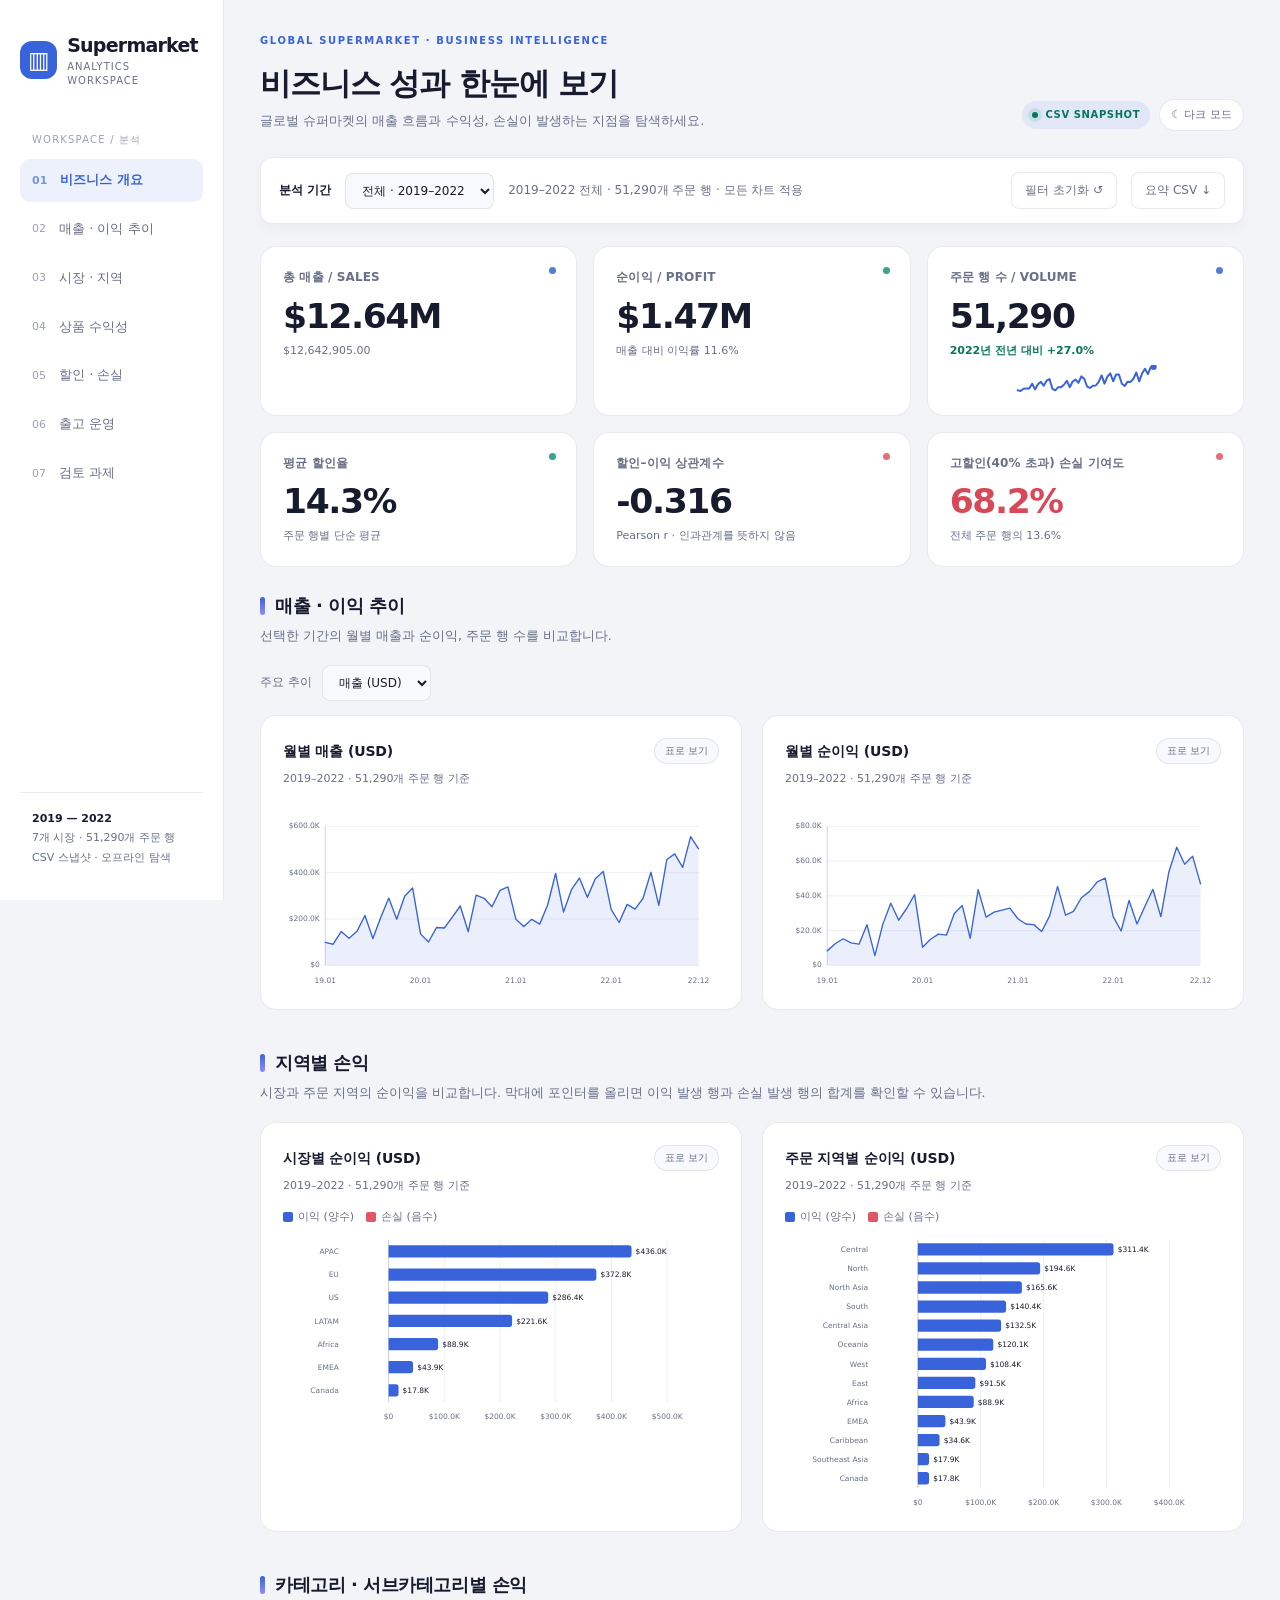
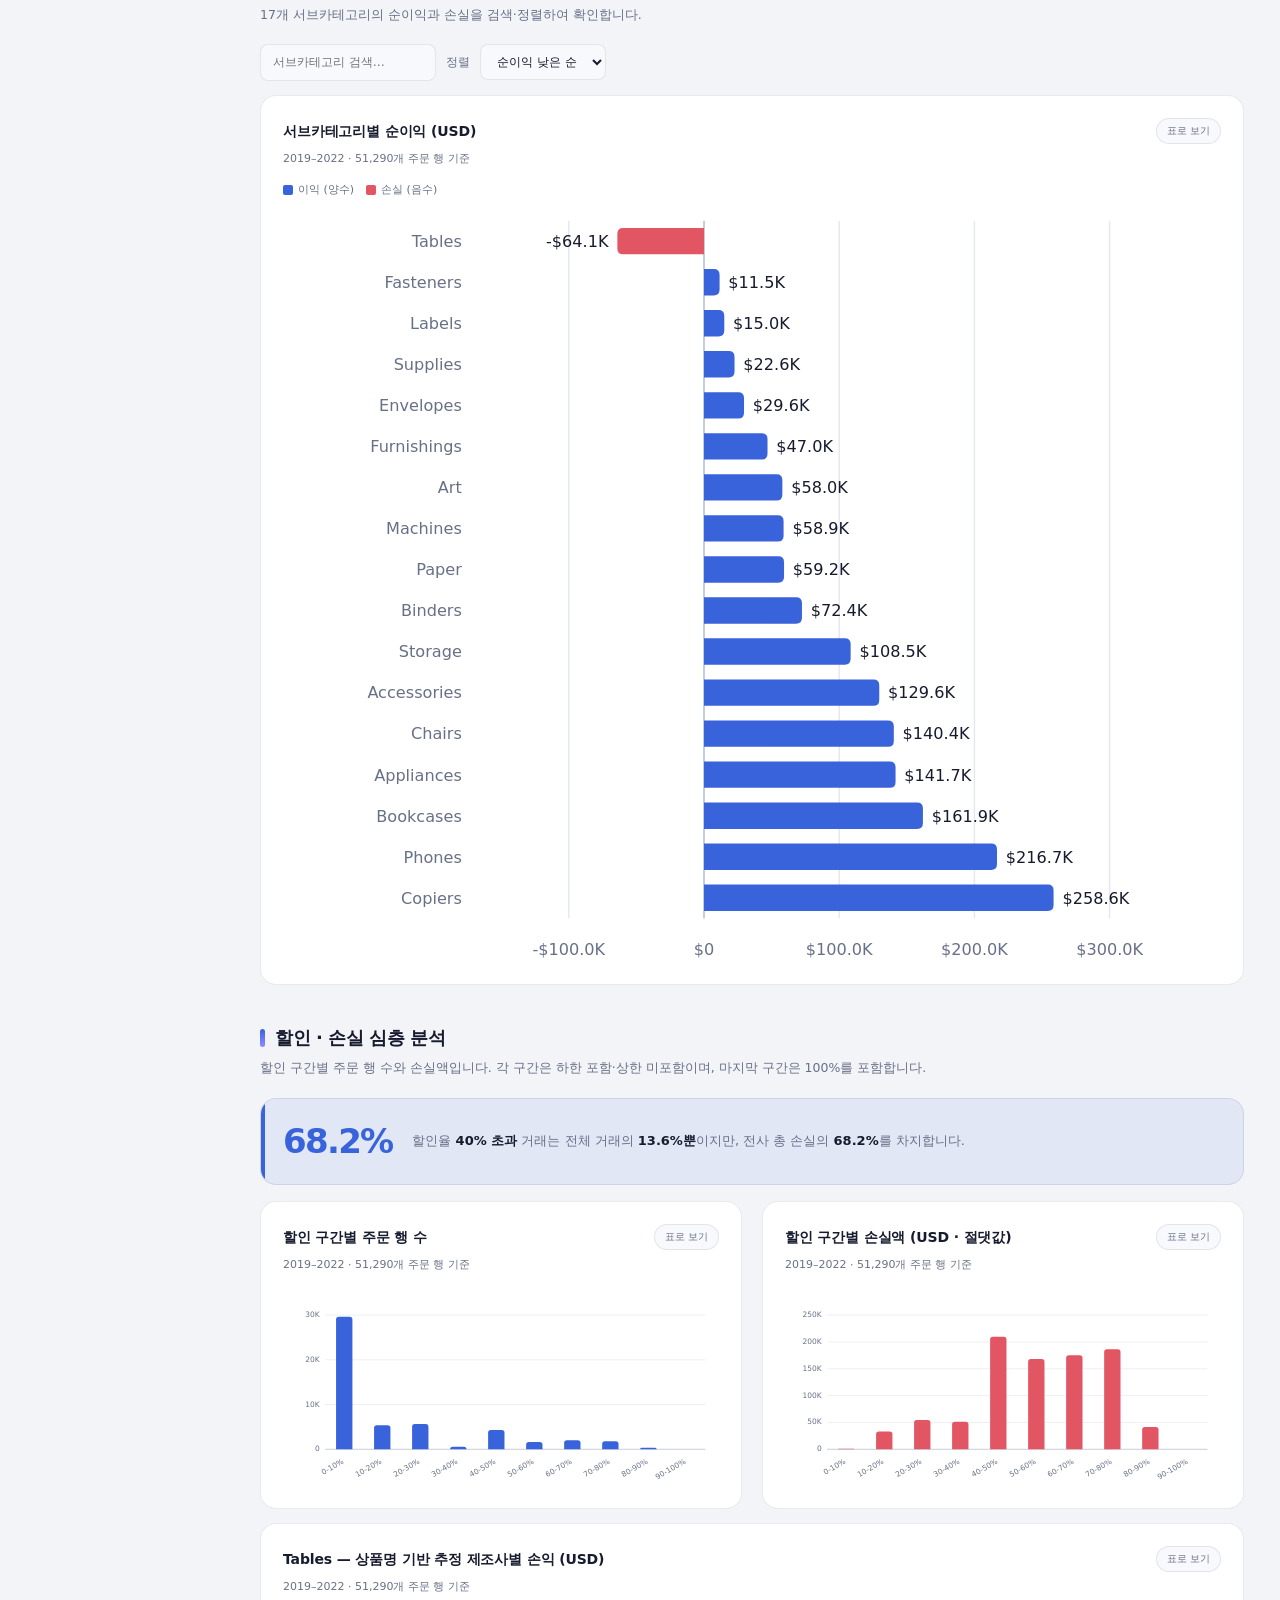
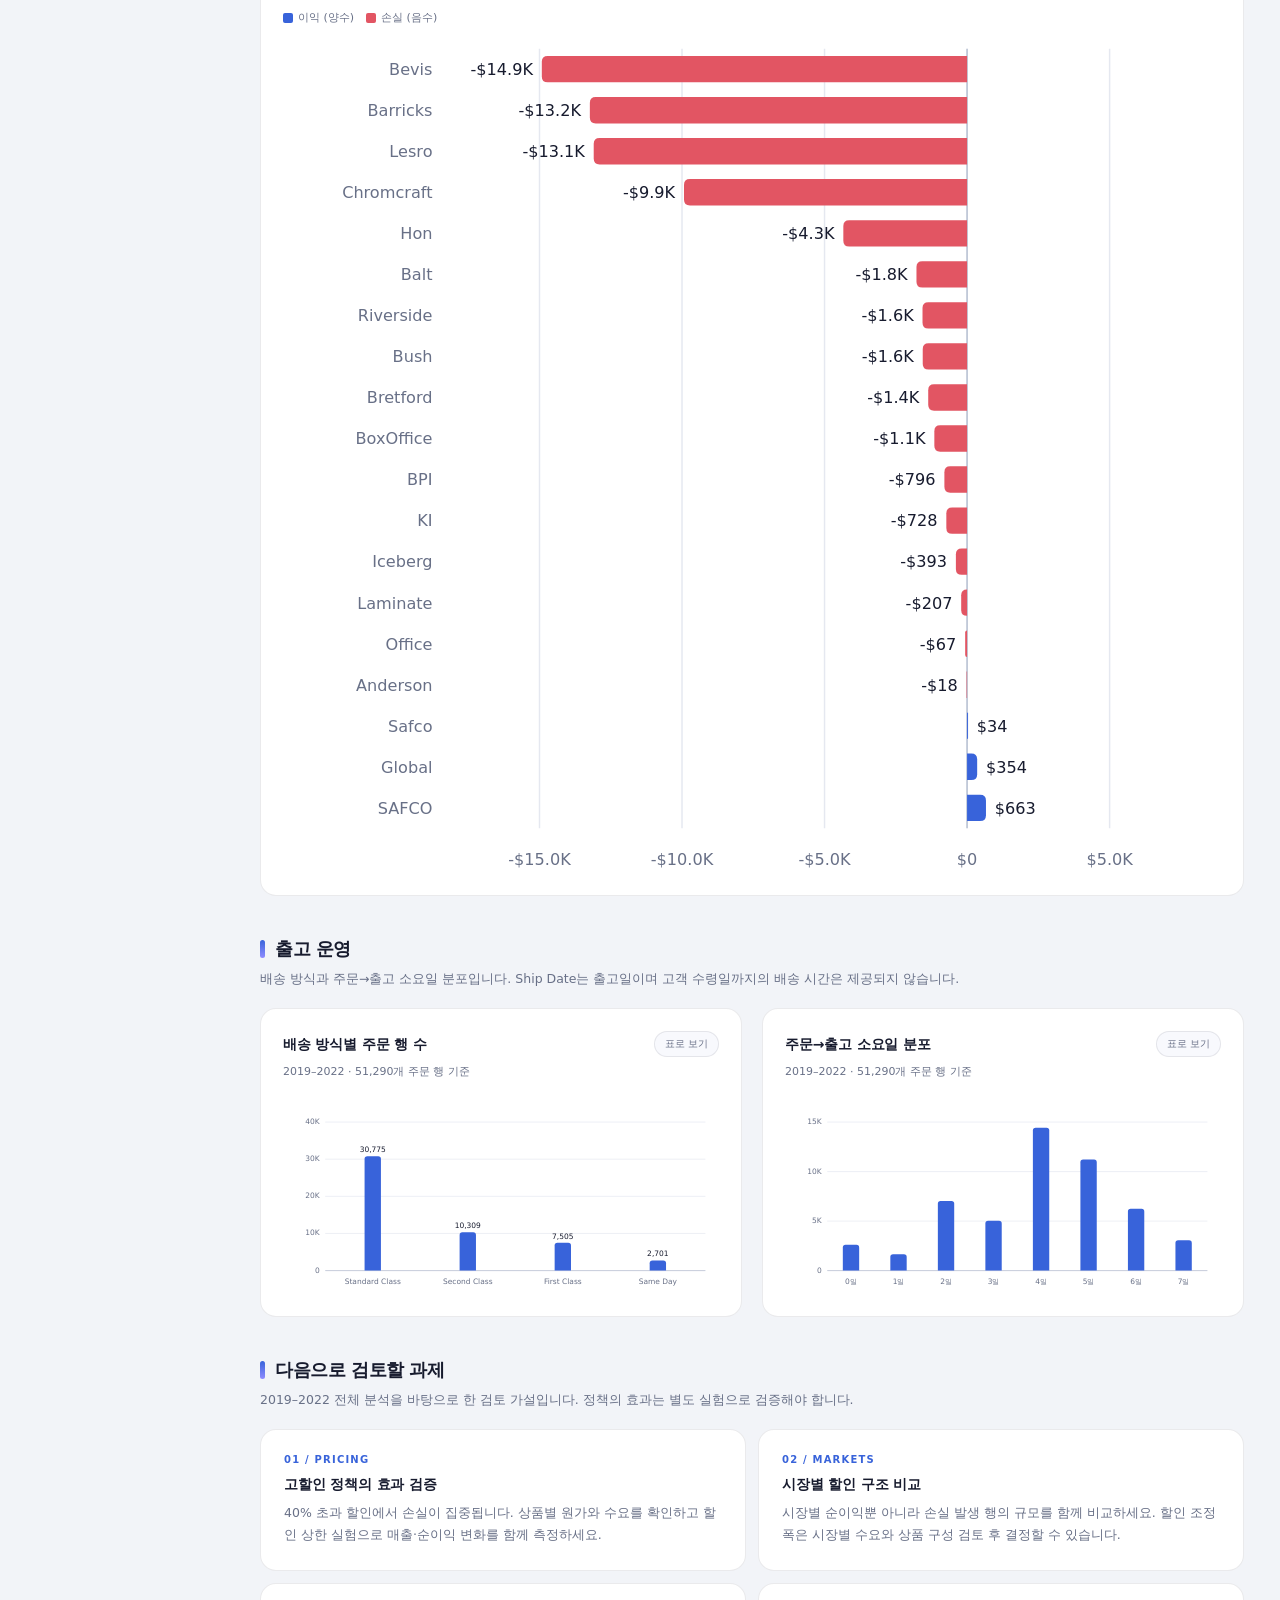
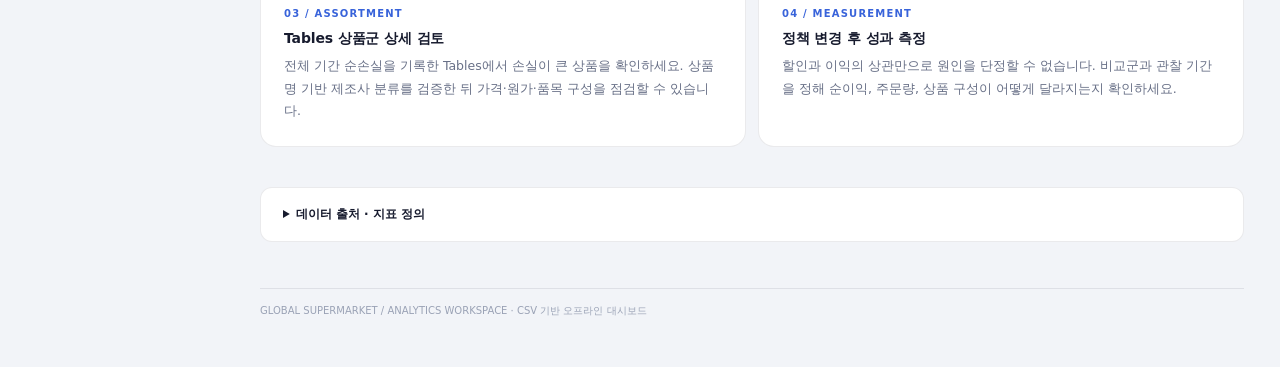
<file: projects/global-supermarket/dashboard.html>
<!doctype html>
<html lang="ko" data-theme="light">
<head>
  <meta charset="utf-8">
  <meta name="viewport" content="width=device-width, initial-scale=1">
  <script src="../../assets/js/analytics.js"></script>
  <title>글로벌 슈퍼마켓 분석 대시보드</title>
<style>
  :root {
    color-scheme: light;
    --surface-1: #ffffff;
    --surface-2: #f8f9fd;
    --page: #f2f4f8;
    --text-primary: #171b2e;
    --text-secondary: #687087;
    --text-muted: #9aa2b5;
    --gridline: #e5e8f0;
    --baseline: #b8c0d2;
    --border: rgba(23,27,46,0.09);
    --blue: #5451e6;
    --blue-soft: rgba(84,81,230,0.10);
    --red: #e25563;
    --red-soft: rgba(226,85,99,0.11);
    --green: #149477;
    --success-text: #08765d;
    --cat-1: #5451e6;
    --cat-2: #149477;
    --cat-3: #d867a1;
    --cat-4: #df9a31;
    --critical: #d84857;
    --accent: #f0b45e;
    --card-shadow: 0 12px 32px rgba(30,39,75,0.07), 0 2px 6px rgba(30,39,75,0.04);
    --radius-lg: 18px;
    --radius-md: 14px;
  }
  @media (prefers-color-scheme: dark) {
    :root:where(:not([data-theme="light"])) {
      color-scheme: dark;
      --surface-1: #171b2c;
      --surface-2: #1d2236;
      --page: #0e1221;
      --text-primary: #f6f7fb;
      --text-secondary: #aeb6ca;
      --text-muted: #7f89a3;
      --gridline: #2b3249;
      --baseline: #46506c;
      --border: rgba(255,255,255,0.10);
      --blue: #8581ff;
      --blue-soft: rgba(133,129,255,0.15);
      --red: #ff7e88;
      --red-soft: rgba(255,126,136,0.14);
      --green: #39c39d;
      --success-text: #50d8b1;
      --cat-1: #8581ff;
      --cat-2: #39c39d;
      --cat-3: #e58ac0;
      --cat-4: #f1b85f;
      --critical: #ff7e88;
      --accent: #f1b85f;
      --card-shadow: 0 14px 36px rgba(0,0,0,0.20), 0 2px 7px rgba(0,0,0,0.16);
    }
  }
  :root[data-theme="dark"] {
    color-scheme: dark;
    --surface-1: #171b2c;
    --surface-2: #1d2236;
    --page: #0e1221;
    --text-primary: #f6f7fb;
    --text-secondary: #aeb6ca;
    --text-muted: #7f89a3;
    --gridline: #2b3249;
    --baseline: #46506c;
    --border: rgba(255,255,255,0.10);
    --blue: #8581ff;
    --blue-soft: rgba(133,129,255,0.15);
    --red: #ff7e88;
    --red-soft: rgba(255,126,136,0.14);
    --green: #39c39d;
    --success-text: #50d8b1;
    --cat-1: #8581ff;
    --cat-2: #39c39d;
    --cat-3: #e58ac0;
    --cat-4: #f1b85f;
    --critical: #ff7e88;
    --accent: #f1b85f;
    --card-shadow: 0 14px 36px rgba(0,0,0,0.20), 0 2px 7px rgba(0,0,0,0.16);
  }

  * { box-sizing: border-box; }
  html { scroll-behavior: smooth; }
  body {
    margin: 0;
    background:
      radial-gradient(circle at 90% -10%, rgba(84,81,230,0.14), transparent 34rem),
      radial-gradient(circle at -10% 18%, rgba(240,180,94,0.10), transparent 28rem),
      var(--page);
    color: var(--text-primary);
    font-family: Inter, Pretendard, "Noto Sans KR", system-ui, -apple-system, "Segoe UI", sans-serif;
    -webkit-font-smoothing: antialiased;
    line-height: 1.45;
  }
  .wrap { max-width: 1240px; margin: 0 auto; padding: 30px 24px 72px; }

  header.top {
    display: flex; align-items: flex-end; justify-content: space-between; gap: 24px;
    margin-bottom: 24px; padding: 28px 30px 27px; position: relative; overflow: hidden;
    border: 1px solid var(--border); border-radius: var(--radius-lg);
    background: linear-gradient(120deg, var(--surface-1) 0%, var(--surface-2) 100%);
    box-shadow: var(--card-shadow);
  }
  header.top::after {
    content: ""; position: absolute; width: 230px; height: 230px; right: -72px; top: -128px;
    border-radius: 50%; border: 1px solid rgba(84,81,230,0.22); box-shadow: 0 0 0 22px rgba(84,81,230,0.05), 0 0 0 44px rgba(84,81,230,0.035);
    pointer-events: none;
  }
  .top-main { position: relative; z-index: 1; }
  .eyebrow { color: var(--blue); font-size: 10px; font-weight: 800; letter-spacing: .14em; margin-bottom: 9px; }
  header.top h1 { font-size: clamp(24px, 3vw, 32px); letter-spacing: -.035em; font-weight: 800; margin: 0 0 7px; }
  header.top p { font-size: 13px; color: var(--text-secondary); margin: 0; }
  .top-actions { display: flex; align-items: center; gap: 9px; position: relative; z-index: 1; flex-shrink: 0; }
  .status-pill { display: inline-flex; align-items: center; gap: 7px; padding: 7px 10px; border-radius: 999px; color: var(--success-text); background: var(--blue-soft); font-size: 10px; font-weight: 800; letter-spacing: .06em; white-space: nowrap; }
  .status-pill::before { content: ""; width: 6px; height: 6px; border-radius: 50%; background: currentColor; box-shadow: 0 0 0 4px rgba(20,148,119,0.12); }
  .theme-toggle { border: 1px solid var(--border); background: var(--surface-1); color: var(--text-secondary); border-radius: 999px; padding: 7px 11px; font: inherit; font-size: 11px; cursor: pointer; transition: .2s ease; white-space: nowrap; }
  .theme-toggle:hover { color: var(--text-primary); border-color: var(--blue); transform: translateY(-1px); }

  .kpi-row {
    display: grid;
    grid-template-columns: repeat(auto-fit, minmax(170px, 1fr));
    gap: 14px;
    margin-bottom: 34px;
  }
  .stat-tile {
    background: var(--surface-1);
    border: 1px solid var(--border);
    border-radius: var(--radius-md);
    padding: 17px 18px 16px;
    box-shadow: var(--card-shadow);
    position: relative; overflow: hidden; transition: transform .2s ease, box-shadow .2s ease, border-color .2s ease;
  }
  .stat-tile::before { content: ""; position: absolute; inset: 0 auto 0 0; width: 3px; background: var(--blue); opacity: .85; }
  .stat-tile:nth-child(2)::before, .stat-tile:nth-child(4)::before { background: var(--green); }
  .stat-tile:nth-child(5)::before, .stat-tile:nth-child(6)::before { background: var(--red); }
  .stat-tile:hover { transform: translateY(-3px); border-color: rgba(84,81,230,0.3); box-shadow: 0 16px 36px rgba(30,39,75,0.12); }
  .stat-tile .label { font-size: 11px; color: var(--text-secondary); margin-bottom: 8px; font-weight: 650; letter-spacing: .01em; }
  .stat-tile .value { font-size: 25px; font-weight: 780; letter-spacing: -.04em; line-height: 1.1; font-variant-numeric: tabular-nums; }
  .stat-tile .value.critical { color: var(--critical); }
  .stat-tile .delta { font-size: 11px; margin-top: 8px; font-weight: 700; }
  .stat-tile .delta.good { color: var(--success-text); }
  .stat-tile .note { font-size: 11px; color: var(--text-muted); margin-top: 8px; }
  .stat-tile svg.spark { display: block; margin-top: 6px; }

  section.block { margin-bottom: 40px; }
  section.block > h2 { font-size: 18px; letter-spacing: -.025em; font-weight: 800; margin: 0 0 5px; display: flex; align-items: center; gap: 10px; }
  section.block > h2::before { content: ""; width: 5px; height: 18px; border-radius: 99px; background: linear-gradient(180deg, var(--blue), #8f8cff); }
  section.block > p.desc { font-size: 12.5px; color: var(--text-secondary); margin: 0 0 16px 15px; max-width: 820px; }

  .card-grid { display: grid; grid-template-columns: repeat(auto-fit, minmax(320px, 1fr)); gap: 16px; }
  .card-grid.single { grid-template-columns: 1fr; }

  figure.chart-card {
    margin: 0;
    background: var(--surface-1);
    border: 1px solid var(--border);
    border-radius: var(--radius-md);
    padding: 17px 18px 14px;
    box-shadow: var(--card-shadow);
    transition: transform .2s ease, box-shadow .2s ease, border-color .2s ease;
  }
  figure.chart-card:hover { transform: translateY(-2px); border-color: rgba(84,81,230,0.23); box-shadow: 0 16px 36px rgba(30,39,75,0.10); }
  figure.chart-card .card-head {
    display: flex; align-items: baseline; justify-content: space-between; gap: 8px; margin-bottom: 4px;
  }
  figure.chart-card h3 { font-size: 13px; font-weight: 750; margin: 0; letter-spacing: -.01em; }
  figure.chart-card .legend { display: flex; gap: 12px; font-size: 10px; color: var(--text-secondary); margin: 5px 0 8px; }
  figure.chart-card .legend .item { display: flex; align-items: center; gap: 5px; }
  figure.chart-card .legend .swatch { width: 10px; height: 10px; border-radius: 2px; display: inline-block; }
  .chart-scroll { overflow-x: auto; }
  figure.chart-card svg { display: block; width: 100%; height: auto; }
  figure.chart-card svg text { fill: var(--text-secondary); font-size: 11px; font-family: inherit; }
  figure.chart-card svg text.value-label { fill: var(--text-primary); font-variant-numeric: tabular-nums; font-size: 11px; }
  figure.chart-card svg .gridline { stroke: var(--gridline); stroke-width: 1; }
  figure.chart-card svg .baseline { stroke: var(--baseline); stroke-width: 1; }
  figure.chart-card svg .hit { fill: transparent; cursor: pointer; }
  figure.chart-card svg .mark { transition: opacity .1s ease; }
  figure.chart-card svg .mark.dim { opacity: .55; }

  .table-toggle {
    font-size: 10px; color: var(--text-secondary); background: var(--surface-2); border: 1px solid var(--border);
    border-radius: 999px; padding: 5px 10px; cursor: pointer; font-family: inherit; transition: .2s ease;
  }
  .table-toggle:hover { color: var(--text-primary); border-color: var(--blue); background: var(--blue-soft); }
  .data-table { display: none; margin-top: 10px; border-top: 1px solid var(--border); padding-top: 8px; }
  .data-table.open { display: block; }
  .data-table table { width: 100%; border-collapse: collapse; font-size: 12px; }
  .data-table th, .data-table td { text-align: right; padding: 4px 6px; border-bottom: 1px solid var(--gridline); font-variant-numeric: tabular-nums; }
  .data-table th:first-child, .data-table td:first-child { text-align: left; font-variant-numeric: normal; }
  .data-table th { color: var(--text-muted); font-weight: 500; }

  .callout {
    display: flex; align-items: center; gap: 20px; background: linear-gradient(100deg, var(--red-soft), transparent 90%);
    border: 1px solid rgba(226,85,99,.22); border-radius: var(--radius-md); padding: 18px 22px; margin-bottom: 16px;
    position: relative; overflow: hidden;
  }
  .callout::before { content: ""; position: absolute; left: 0; top: 0; bottom: 0; width: 4px; background: var(--critical); }
  .callout .big { font-size: 34px; font-weight: 800; letter-spacing: -.05em; color: var(--critical); white-space: nowrap; }
  .callout .txt { font-size: 13px; color: var(--text-secondary); }
  .callout .txt strong { color: var(--text-primary); }

  .reco-grid { display: grid; grid-template-columns: repeat(auto-fit, minmax(260px, 1fr)); gap: 12px; }
  .reco-card {
    background: var(--surface-1); border: 1px solid var(--border); border-radius: var(--radius-md);
    padding: 17px 18px; box-shadow: var(--card-shadow); transition: transform .2s ease, box-shadow .2s ease;
  }
  .reco-card:hover { transform: translateY(-3px); box-shadow: 0 16px 36px rgba(30,39,75,0.11); }
  .reco-card .n { font-size: 10px; color: var(--blue); margin-bottom: 7px; font-weight: 800; letter-spacing: .12em; }
  .reco-card h4 { font-size: 13px; margin: 0 0 7px; letter-spacing: -.01em; }
  .reco-card p { font-size: 12.5px; color: var(--text-secondary); margin: 0; line-height: 1.5; }

  footer.foot { font-size: 10px; color: var(--text-muted); margin-top: 46px; border-top: 1px solid var(--border); padding-top: 15px; }

  #tooltip {
    position: fixed; pointer-events: none; z-index: 50; background: var(--surface-1);
    border: 1px solid var(--border); border-radius: 10px; padding: 9px 11px; font-size: 12px;
    box-shadow: var(--card-shadow); opacity: 0; transition: opacity .08s ease; max-width: 220px; backdrop-filter: blur(12px);
  }
  #tooltip .tt-title { color: var(--text-secondary); margin-bottom: 3px; }
  #tooltip .tt-row { display: flex; justify-content: space-between; gap: 10px; }
  #tooltip .tt-row .k { display: flex; align-items: center; gap: 5px; color: var(--text-secondary); }
  #tooltip .tt-row .k .key-line { width: 9px; height: 2px; display: inline-block; }
  #tooltip .tt-row .v { font-weight: 600; font-variant-numeric: tabular-nums; }

  @media (max-width: 720px) {
    .wrap { padding: 18px 14px 48px; }
    header.top { display: block; padding: 22px 20px; }
    .top-actions { margin-top: 18px; justify-content: space-between; }
    .card-grid { grid-template-columns: 1fr; }
    .kpi-row { grid-template-columns: repeat(2, minmax(0, 1fr)); gap: 10px; }
    .stat-tile { padding: 14px 14px 13px; }
    .stat-tile .value { font-size: 21px; }
    .callout { align-items: flex-start; gap: 12px; padding: 16px 17px; }
    .callout .big { font-size: 28px; }
    section.block { margin-bottom: 32px; }
  }
  @media (prefers-reduced-motion: reduce) {
    *, *::before, *::after { scroll-behavior: auto !important; transition: none !important; }
  }
</style>
<style>
  /* Dashboard workspace: offline, responsive, keyboard-accessible. */
  [hidden] { display: none !important; }
  :root { --blue: #3863da; --blue-soft: rgba(56,99,218,.09); --radius-lg: 20px; --radius-md: 16px; }
  @media (prefers-color-scheme: dark) { :root:where(:not([data-theme="light"])) { --blue: #8581ff; --blue-soft: rgba(133,129,255,.15); } }
  body { background: var(--page); }
  .sidebar { position: fixed; inset: 0 auto 0 0; width: 224px; padding: 32px 20px; background: var(--surface-1); border-right: 1px solid var(--border); display: flex; flex-direction: column; z-index: 20; }
  .brand { display: flex; gap: 10px; align-items: center; font-weight: 800; letter-spacing: -.04em; font-size: 19px; }
  .brand-icon { display: grid; place-items: center; background: var(--blue); color: white; width: 38px; height: 38px; border-radius: 12px; font-size: 23px; }
  .brand small { display: block; color: var(--text-secondary); font-size: 10px; letter-spacing: .1em; font-weight: 500; }
  .nav-label { margin: 44px 12px 12px; color: var(--text-muted); font-size: 10px; letter-spacing: .12em; }
  .sidebar nav { display: grid; gap: 6px; }
  .sidebar a { text-decoration: none; padding: 12px; color: var(--text-secondary); font-size: 13px; border-radius: 10px; display: flex; align-items: center; gap: 13px; }
  .sidebar a span { font-size: 11px; opacity: .65; font-variant-numeric: tabular-nums; }
  .sidebar a:hover, .sidebar a.active { color: var(--blue); background: var(--blue-soft); font-weight: 700; }
  .sidebar-note { margin-top: auto; padding: 16px 12px 0; color: var(--text-secondary); font-size: 11px; line-height: 1.8; border-top: 1px solid var(--border); }
  .sidebar-note strong { display: block; color: var(--text-primary); }
  .wrap { margin-left: 224px; max-width: 1640px; padding: 30px 36px 48px; }
  header.top { border: 0; border-radius: 0; box-shadow: none; background: none; padding: 4px 0 26px; margin-bottom: 0; }
  header.top::after { display: none; }
  header.top h1 { font-size: clamp(24px, 2.4vw, 34px); }
  .eyebrow { margin-bottom: 12px; letter-spacing: .16em; }
  .toolbar { position: sticky; top: 0; z-index: 15; display: flex; align-items: center; gap: 14px; flex-wrap: wrap; padding: 14px 18px; margin-bottom: 22px; background: var(--surface-1); border: 1px solid var(--border); border-radius: 12px; box-shadow: 0 4px 14px rgba(20,30,60,.04); }
  .toolbar label { font-weight: 700; font-size: 12px; }
  select, .search { font: inherit; font-size: 12px; padding: 9px 12px; border-radius: 8px; border: 1px solid var(--border); color: var(--text-primary); background: var(--surface-2); }
  .toolbar .context { color: var(--text-secondary); font-size: 12px; margin-right: auto; }
  .toolbar button, .action-btn { font: inherit; font-size: 12px; padding: 9px 13px; background: var(--surface-1); border: 1px solid var(--border); border-radius: 8px; cursor: pointer; color: var(--text-secondary); }
  button:hover { border-color: var(--blue); color: var(--blue); }
  :focus-visible { outline: 3px solid var(--blue); outline-offset: 3px; }
  section.block { scroll-margin-top: 90px; }
  section.block > h2 { margin-bottom: 8px; }
  section.block > p.desc { margin: 0 0 20px; }
  .kpi-row { grid-template-columns: repeat(3, minmax(0, 1fr)); gap: 16px; margin-bottom: 26px; }
  .stat-tile { padding: 22px; box-shadow: none; }
  .stat-tile::before { inset: 20px 20px auto auto; width: 7px; height: 7px; border-radius: 50%; }
  .stat-tile .label { font-size: 12px; padding-right: 16px; }
  .stat-tile .value { font-size: clamp(25px, 2.7vw, 36px); margin-top: 10px; }
  .stat-tile .note { color: var(--text-secondary); }
  .stat-tile svg.spark { width: 100%; height: 28px; }
  .card-grid { grid-template-columns: repeat(2, minmax(0, 1fr)); gap: 20px; }
  figure.chart-card { min-width: 0; padding: 22px; box-shadow: none; }
  figure.chart-card h3 { font-size: 14px; }
  figure.chart-card .card-head { align-items: center; gap: 12px; }
  figure.chart-card .legend { flex-wrap: wrap; font-size: 11px; }
  .chart-subtitle { font-size: 11px; color: var(--text-secondary); margin: 7px 0 15px; }
  .table-toggle { white-space: nowrap; flex-shrink: 0; }
  .data-table { overflow: auto; max-height: 480px; }
  .data-table th { position: sticky; top: 0; background: var(--surface-1); color: var(--text-secondary); }
  .data-table th, .data-table td { padding: 10px 8px; white-space: nowrap; }
  .data-table tbody tr:hover { background: var(--blue-soft); }
  .callout { background: var(--blue-soft); border-color: var(--border); }
  .callout::before { background: var(--blue); }
  .callout .big { color: var(--blue); }
  .reco-grid { grid-template-columns: repeat(2, minmax(0, 1fr)); }
  .reco-card { box-shadow: none; padding: 23px; }
  .reco-card h4 { font-size: 14px; }
  .reco-card p { line-height: 1.8; }
  .explore-tools { display: flex; flex-wrap: wrap; gap: 10px; margin-bottom: 14px; align-items: center; }
  .explore-tools label { font-size: 12px; color: var(--text-secondary); }
  .empty { padding: 32px; color: var(--text-secondary); text-align: center; }
  .source-panel { border: 1px solid var(--border); background: var(--surface-1); border-radius: 12px; padding: 18px 22px; font-size: 12px; color: var(--text-secondary); }
  .source-panel summary { cursor: pointer; color: var(--text-primary); font-weight: 700; }
  .source-panel li { margin: 8px 0; line-height: 1.7; }
  .source-panel a { color: var(--blue); overflow-wrap: anywhere; }
  .skip-link { position: fixed; top: -100px; left: 12px; z-index: 100; padding: 12px; background: var(--surface-1); color: var(--blue); }
  .skip-link:focus { top: 12px; }
  .sr-only { position: absolute; width: 1px; height: 1px; padding: 0; overflow: hidden; clip-path: inset(50%); }
  @media(min-width: 1650px) { .wrap { margin-right: auto; margin-left: max(224px, calc((100vw - 1400px)/2)); } }
  @media(max-width: 1100px) { .sidebar { width: 190px; padding: 26px 14px; } .wrap { margin-left: 190px; padding: 24px; } header.top { display: block; } .top-actions { margin-top: 16px; } .card-grid { grid-template-columns: 1fr; } }
  @media(max-width: 720px) { .sidebar { position: static; width: 100%; padding: 15px 18px; border-right: 0; border-bottom: 1px solid var(--border); } .brand { font-size: 17px; } .nav-label,.sidebar-note { display: none; } .sidebar nav { display: flex; overflow-x: auto; margin-top: 14px; gap: 4px; } .sidebar a { white-space: nowrap; padding: 8px 12px; font-size: 12px; } .sidebar a span { display: none; } .wrap { margin: 0; padding: 22px 16px 40px; } .toolbar { gap: 10px; padding: 12px; } .toolbar .context { flex-basis: 100%; order: 4; } .kpi-row { grid-template-columns: repeat(2,minmax(0,1fr)); gap: 10px; } .stat-tile { padding: 16px; } .stat-tile .value { font-size: 27px; } figure.chart-card { padding: 16px; } .chart-scroll svg { min-width: 550px; } .reco-grid { grid-template-columns: 1fr; } .callout { flex-direction: column; gap: 6px; } .search { width: 100%; } }
  @media print { .sidebar,.toolbar,.top-actions,.table-toggle,.explore-tools { display:none; } .wrap { margin:0; padding:0; } body { background:white; } .card-grid { grid-template-columns:1fr; } figure.chart-card { break-inside:avoid; } .chart-scroll { overflow:visible; } .chart-scroll svg { min-width:0; } .data-table { max-height:none; } }
</style>
</head>
<body>
<a href="#overview" class="skip-link">대시보드 본문으로 이동</a>
<aside class="sidebar" aria-label="대시보드 탐색">
  <div class="brand"><span class="brand-icon" aria-hidden="true">▥</span><div>Supermarket<small>ANALYTICS WORKSPACE</small></div></div>
  <div class="nav-label">WORKSPACE / 분석</div>
  <nav>
    <a href="#overview" class="active"><span>01</span>비즈니스 개요</a>
    <a href="#trends"><span>02</span>매출 · 이익 추이</a>
    <a href="#regions"><span>03</span>시장 · 지역</a>
    <a href="#categories"><span>04</span>상품 수익성</a>
    <a href="#discounts"><span>05</span>할인 · 손실</a>
    <a href="#shipping"><span>06</span>출고 운영</a>
    <a href="#actions"><span>07</span>검토 과제</a>
  </nav>
  <div class="sidebar-note"><strong>2019 — 2022</strong>7개 시장 · 51,290개 주문 행<br>CSV 스냅샷 · 오프라인 탐색</div>
</aside>
<main class="wrap" id="overview">
  <header class="top">
    <div class="top-main">
      <div class="eyebrow">GLOBAL SUPERMARKET · BUSINESS INTELLIGENCE</div>
      <h1>비즈니스 성과 한눈에 보기</h1>
      <p>글로벌 슈퍼마켓의 매출 흐름과 수익성, 손실이 발생하는 지점을 탐색하세요.</p>
    </div>
    <div class="top-actions">
      <span class="status-pill">CSV SNAPSHOT</span>
      <button class="theme-toggle" id="themeToggle" type="button" aria-pressed="false">☾ 다크 모드</button>
    </div>
  </header>
  <div class="toolbar" role="region" aria-label="전체 대시보드 필터">
    <label for="yearFilter">분석 기간</label>
    <select id="yearFilter"><option value="all">전체 · 2019–2022</option><option>2019</option><option>2020</option><option>2021</option><option>2022</option></select>
    <span class="context" id="filterContext" role="status" aria-live="polite"></span>
    <button type="button" id="resetFilters">필터 초기화 ↺</button>
    <button type="button" id="exportCsv">요약 CSV ↓</button>
  </div>
  <noscript><p class="source-panel">대시보드를 탐색하려면 JavaScript를 활성화하세요. <a href="https://github.com/han942/ai-ds-projects/blob/main/projects/Global_Supermarket_Analysis/README_KOR.md">분석 요약</a> 또는 <a href="https://github.com/han942/ai-ds-projects/blob/main/projects/Global_Supermarket_Analysis/Global_Supermarket_Analysis_korean.pdf">PDF 리포트</a>를 확인할 수 있습니다.</p></noscript>
  <div class="kpi-row" id="kpiRow"></div>

  <section class="block" id="trends">
    <h2>매출 · 이익 추이</h2>
    <p class="desc">선택한 기간의 월별 매출과 순이익, 주문 행 수를 비교합니다.</p>
    <div class="explore-tools"><label for="trendMetric">주요 추이</label><select id="trendMetric"><option value="sales">매출 (USD)</option><option value="count">주문 행 수</option></select></div>
    <div class="card-grid" id="trendCharts"></div>
  </section>

  <section class="block" id="regions">
    <h2>지역별 손익</h2>
    <p class="desc">시장과 주문 지역의 순이익을 비교합니다. 막대에 포인터를 올리면 이익 발생 행과 손실 발생 행의 합계를 확인할 수 있습니다.</p>
    <div class="card-grid" id="regionCharts"></div>
  </section>

  <section class="block" id="categories">
    <h2>카테고리 · 서브카테고리별 손익</h2>
    <p class="desc">17개 서브카테고리의 순이익과 손실을 검색·정렬하여 확인합니다.</p>
    <div class="explore-tools"><label class="sr-only" for="categorySearch">서브카테고리 검색</label><input class="search" id="categorySearch" type="search" placeholder="서브카테고리 검색…" autocomplete="off"><label for="categorySort">정렬</label><select id="categorySort"><option value="asc">순이익 낮은 순</option><option value="desc">순이익 높은 순</option></select></div>
    <div class="card-grid single" id="categoryCharts"></div>
  </section>

  <section class="block" id="discounts">
    <h2>할인 · 손실 심층 분석</h2>
    <p class="desc">할인 구간별 주문 행 수와 손실액입니다. 각 구간은 하한 포함·상한 미포함이며, 마지막 구간은 100%를 포함합니다.</p>
    <div class="callout" id="headlineCallout"></div>
    <div class="card-grid" id="discountCharts"></div>
    <div class="card-grid single" id="tablesMfrChart" style="margin-top:14px;"></div>
  </section>

  <section class="block" id="shipping">
    <h2>출고 운영</h2>
    <p class="desc">배송 방식과 주문→출고 소요일 분포입니다. Ship Date는 출고일이며 고객 수령일까지의 배송 시간은 제공되지 않습니다.</p>
    <div class="card-grid" id="shipCharts"></div>
  </section>

  <section class="block" id="actions">
    <h2>다음으로 검토할 과제</h2>
    <p class="desc">2019–2022 전체 분석을 바탕으로 한 검토 가설입니다. 정책의 효과는 별도 실험으로 검증해야 합니다.</p>
    <div class="reco-grid" id="recoGrid"></div>
  </section>

  <details class="source-panel"><summary>데이터 출처 · 지표 정의</summary><ul>
    <li>원본: <a href="https://github.com/han942/ai-ds-projects/blob/main/datafile/%5BDArt-B%205%EA%B8%B0%5D%20Global_Supermarket.csv">Global_Supermarket.csv</a> · 2019–2022 · 51,290행. 실시간 데이터가 아닌 내장 집계 스냅샷입니다.</li>
    <li>분석 기간 필터는 모든 KPI와 차트에 적용됩니다. 검토 과제는 전체 기간 기준이며, 상품 검색·정렬은 상품 수익성 차트에만 적용됩니다.</li>
    <li>매출 = sales 합계, 순이익 = profit 합계, 이익률 = 순이익 ÷ 매출. 금액 단위는 기존 분석의 USD 표기를 따릅니다. 주문 행 수는 고유 주문 수와 다릅니다.</li>
    <li>평균 할인율은 주문 행별 discount의 단순 평균입니다. 고할인은 discount &gt; 0.4이며, 손실 기여도는 고할인 행의 음수 profit 절댓값 합계 ÷ 전체 음수 profit 절댓값 합계입니다.</li>
    <li>Tables의 제조사 표기는 product_name의 첫 단어에서 추정했습니다. 별도 검증된 제조사 필드가 아니며 대소문자별 명칭이 나뉠 수 있습니다.</li>
    <li>재집계: <a href="https://github.com/han942/ai-ds-projects/blob/main/projects/Global_Supermarket_Analysis/dashboard_build/build_dashboard_data.py">build_dashboard_data.py</a> · 원본 분석: <a href="https://github.com/han942/ai-ds-projects/blob/main/projects/Global_Supermarket_Analysis/global_supermarket.ipynb">global_supermarket.ipynb</a>. 차트별 표 보기와 요약 CSV에서 값을 확인할 수 있습니다.</li>
  </ul></details>
  <footer class="foot">GLOBAL SUPERMARKET / ANALYTICS WORKSPACE · CSV 기반 오프라인 대시보드</footer>
</main>

<div id="tooltip"></div>

<script>
const DATA = {
  "meta": {
    "n_transactions": 51290,
    "date_start": "2019-01-01",
    "date_end": "2022-12-31"
  },
  "yearly_counts": [
    {
      "year": 2019,
      "count": 8998
    },
    {
      "year": 2020,
      "count": 10962
    },
    {
      "year": 2021,
      "count": 13799
    },
    {
      "year": 2022,
      "count": 17531
    }
  ],
  "kpi": {
    "total_sales": 12642905.0,
    "total_profit": 1467457.29,
    "margin_pct": 11.61,
    "avg_discount_pct": 14.29,
    "n_transactions": 51290,
    "yoy_transaction_growth_pct": {
      "2020": 21.8,
      "2021": 25.9,
      "2022": 27.0
    },
    "discount_profit_correlation": -0.316
  },
  "monthly_series": [
    {
      "month": "2019-01",
      "sales": 98902.0,
      "profit": 8321.8,
      "count": 433
    },
    {
      "month": "2019-02",
      "sales": 91152.0,
      "profit": 12417.91,
      "count": 378
    },
    {
      "month": "2019-03",
      "sales": 145726.0,
      "profit": 15303.57,
      "count": 539
    },
    {
      "month": "2019-04",
      "sales": 116927.0,
      "profit": 12902.32,
      "count": 564
    },
    {
      "month": "2019-05",
      "sales": 146762.0,
      "profit": 12183.83,
      "count": 566
    },
    {
      "month": "2019-06",
      "sales": 215214.0,
      "profit": 23415.25,
      "count": 917
    },
    {
      "month": "2019-07",
      "sales": 115518.0,
      "profit": 5585.0,
      "count": 495
    },
    {
      "month": "2019-08",
      "sales": 207570.0,
      "profit": 23713.67,
      "count": 878
    },
    {
      "month": "2019-09",
      "sales": 290230.0,
      "profit": 35776.88,
      "count": 1052
    },
    {
      "month": "2019-10",
      "sales": 199070.0,
      "profit": 25963.42,
      "count": 774
    },
    {
      "month": "2019-11",
      "sales": 298499.0,
      "profit": 32709.18,
      "count": 1139
    },
    {
      "month": "2019-12",
      "sales": 333941.0,
      "profit": 40647.98,
      "count": 1263
    },
    {
      "month": "2020-01",
      "sales": 135775.0,
      "profit": 10401.64,
      "count": 539
    },
    {
      "month": "2020-02",
      "sales": 100521.0,
      "profit": 15000.1,
      "count": 429
    },
    {
      "month": "2020-03",
      "sales": 163092.0,
      "profit": 17992.92,
      "count": 662
    },
    {
      "month": "2020-04",
      "sales": 161060.0,
      "profit": 17366.97,
      "count": 657
    },
    {
      "month": "2020-05",
      "sales": 208370.0,
      "profit": 29876.7,
      "count": 840
    },
    {
      "month": "2020-06",
      "sales": 256181.0,
      "profit": 34407.15,
      "count": 1136
    },
    {
      "month": "2020-07",
      "sales": 145247.0,
      "profit": 15585.39,
      "count": 659
    },
    {
      "month": "2020-08",
      "sales": 303158.0,
      "profit": 43573.88,
      "count": 1083
    },
    {
      "month": "2020-09",
      "sales": 289390.0,
      "profit": 27776.18,
      "count": 1223
    },
    {
      "month": "2020-10",
      "sales": 252942.0,
      "profit": 30662.88,
      "count": 990
    },
    {
      "month": "2020-11",
      "sales": 323512.0,
      "profit": 31820.72,
      "count": 1460
    },
    {
      "month": "2020-12",
      "sales": 338245.0,
      "profit": 32950.75,
      "count": 1284
    },
    {
      "month": "2021-01",
      "sales": 199197.0,
      "profit": 26810.56,
      "count": 709
    },
    {
      "month": "2021-02",
      "sales": 167247.0,
      "profit": 23762.5,
      "count": 605
    },
    {
      "month": "2021-03",
      "sales": 198591.0,
      "profit": 23433.77,
      "count": 766
    },
    {
      "month": "2021-04",
      "sales": 177835.0,
      "profit": 19462.04,
      "count": 785
    },
    {
      "month": "2021-05",
      "sales": 260525.0,
      "profit": 28495.69,
      "count": 1057
    },
    {
      "month": "2021-06",
      "sales": 396513.0,
      "profit": 45478.41,
      "count": 1530
    },
    {
      "month": "2021-07",
      "sales": 229940.0,
      "profit": 28863.83,
      "count": 925
    },
    {
      "month": "2021-08",
      "sales": 326491.0,
      "profit": 31023.67,
      "count": 1442
    },
    {
      "month": "2021-09",
      "sales": 376626.0,
      "profit": 38905.67,
      "count": 1682
    },
    {
      "month": "2021-10",
      "sales": 293423.0,
      "profit": 42433.22,
      "count": 1100
    },
    {
      "month": "2021-11",
      "sales": 373996.0,
      "profit": 48063.0,
      "count": 1596
    },
    {
      "month": "2021-12",
      "sales": 405476.0,
      "profit": 50202.87,
      "count": 1602
    },
    {
      "month": "2022-01",
      "sales": 241267.0,
      "profit": 28001.39,
      "count": 918
    },
    {
      "month": "2022-02",
      "sales": 184848.0,
      "profit": 19751.7,
      "count": 756
    },
    {
      "month": "2022-03",
      "sales": 263110.0,
      "profit": 37357.26,
      "count": 1068
    },
    {
      "month": "2022-04",
      "sales": 242781.0,
      "profit": 23782.3,
      "count": 1051
    },
    {
      "month": "2022-05",
      "sales": 288404.0,
      "profit": 33953.56,
      "count": 1284
    },
    {
      "month": "2022-06",
      "sales": 401843.0,
      "profit": 43778.6,
      "count": 1748
    },
    {
      "month": "2022-07",
      "sales": 258718.0,
      "profit": 28035.87,
      "count": 1087
    },
    {
      "month": "2022-08",
      "sales": 456633.0,
      "profit": 53542.89,
      "count": 1675
    },
    {
      "month": "2022-09",
      "sales": 481186.0,
      "profit": 67979.45,
      "count": 2018
    },
    {
      "month": "2022-10",
      "sales": 422785.0,
      "profit": 58209.83,
      "count": 1626
    },
    {
      "month": "2022-11",
      "sales": 555312.0,
      "profit": 62856.59,
      "count": 2147
    },
    {
      "month": "2022-12",
      "sales": 503154.0,
      "profit": 46916.52,
      "count": 2153
    }
  ],
  "by_sub_category": [
    {
      "key": "Tables",
      "total": -64083.39,
      "loss": -144123.15,
      "gain": 80039.76
    },
    {
      "key": "Fasteners",
      "total": 11525.42,
      "loss": -6273.3,
      "gain": 17798.72
    },
    {
      "key": "Labels",
      "total": 15010.51,
      "loss": -3760.77,
      "gain": 18771.28
    },
    {
      "key": "Supplies",
      "total": 22583.26,
      "loss": -18184.43,
      "gain": 40767.69
    },
    {
      "key": "Envelopes",
      "total": 29601.12,
      "loss": -10863.57,
      "gain": 40464.68
    },
    {
      "key": "Furnishings",
      "total": 46967.43,
      "loss": -28514.5,
      "gain": 75481.92
    },
    {
      "key": "Art",
      "total": 57953.91,
      "loss": -21660.63,
      "gain": 79614.54
    },
    {
      "key": "Machines",
      "total": 58867.87,
      "loss": -78672.74,
      "gain": 137540.61
    },
    {
      "key": "Paper",
      "total": 59207.68,
      "loss": -10299.49,
      "gain": 69507.18
    },
    {
      "key": "Binders",
      "total": 72449.85,
      "loss": -52884.06,
      "gain": 125333.91
    },
    {
      "key": "Storage",
      "total": 108461.49,
      "loss": -76063.98,
      "gain": 184525.47
    },
    {
      "key": "Accessories",
      "total": 129626.31,
      "loss": -39857.5,
      "gain": 169483.8
    },
    {
      "key": "Chairs",
      "total": 140396.27,
      "loss": -96084.9,
      "gain": 236481.16
    },
    {
      "key": "Appliances",
      "total": 141680.59,
      "loss": -63991.69,
      "gain": 205672.28
    },
    {
      "key": "Bookcases",
      "total": 161924.42,
      "loss": -101446.3,
      "gain": 263370.72
    },
    {
      "key": "Phones",
      "total": 216717.01,
      "loss": -96417.66,
      "gain": 313134.67
    },
    {
      "key": "Copiers",
      "total": 258567.55,
      "loss": -71547.5,
      "gain": 330115.05
    }
  ],
  "by_market_area": [
    {
      "key": "Canada",
      "total": 17817.39,
      "loss": 0.0,
      "gain": 17817.39
    },
    {
      "key": "EMEA",
      "total": 43897.97,
      "loss": -123065.91,
      "gain": 166963.88
    },
    {
      "key": "Africa",
      "total": 88871.63,
      "loss": -88875.03,
      "gain": 177746.66
    },
    {
      "key": "LATAM",
      "total": 221643.49,
      "loss": -165817.16,
      "gain": 387460.65
    },
    {
      "key": "US",
      "total": 286397.02,
      "loss": -156131.29,
      "gain": 442528.31
    },
    {
      "key": "EU",
      "total": 372829.74,
      "loss": -186189.0,
      "gain": 559018.74
    },
    {
      "key": "APAC",
      "total": 436000.05,
      "loss": -200567.76,
      "gain": 636567.81
    }
  ],
  "by_order_region": [
    {
      "key": "Canada",
      "total": 17817.39,
      "loss": 0.0,
      "gain": 17817.39
    },
    {
      "key": "Southeast Asia",
      "total": 17852.33,
      "loss": -89471.73,
      "gain": 107324.06
    },
    {
      "key": "Caribbean",
      "total": 34571.32,
      "loss": -24259.92,
      "gain": 58831.25
    },
    {
      "key": "EMEA",
      "total": 43897.97,
      "loss": -123065.91,
      "gain": 166963.88
    },
    {
      "key": "Africa",
      "total": 88871.63,
      "loss": -88875.03,
      "gain": 177746.66
    },
    {
      "key": "East",
      "total": 91522.78,
      "loss": -49590.61,
      "gain": 141113.39
    },
    {
      "key": "West",
      "total": 108418.45,
      "loss": -22720.96,
      "gain": 131139.41
    },
    {
      "key": "Oceania",
      "total": 120089.11,
      "loss": -55973.18,
      "gain": 176062.3
    },
    {
      "key": "Central Asia",
      "total": 132480.19,
      "loss": -29568.05,
      "gain": 162048.24
    },
    {
      "key": "South",
      "total": 140355.77,
      "loss": -157234.75,
      "gain": 297590.51
    },
    {
      "key": "North Asia",
      "total": 165578.42,
      "loss": -25554.8,
      "gain": 191133.22
    },
    {
      "key": "North",
      "total": 194597.95,
      "loss": -52134.84,
      "gain": 246732.79
    },
    {
      "key": "Central",
      "total": 311403.98,
      "loss": -202196.37,
      "gain": 513600.35
    }
  ],
  "discount_buckets": [
    {
      "bucket": "0-10%",
      "count": 29620,
      "loss": -1135.51,
      "gain": 1850955.86
    },
    {
      "bucket": "10-20%",
      "count": 5344,
      "loss": -33076.75,
      "gain": 347679.91
    },
    {
      "bucket": "20-30%",
      "count": 5625,
      "loss": -54569.67,
      "gain": 170815.77
    },
    {
      "bucket": "30-40%",
      "count": 563,
      "loss": -51069.12,
      "gain": 9016.28
    },
    {
      "bucket": "40-50%",
      "count": 4333,
      "loss": -209583.57,
      "gain": 9635.63
    },
    {
      "bucket": "50-60%",
      "count": 1655,
      "loss": -168094.1,
      "gain": 0.0
    },
    {
      "bucket": "60-70%",
      "count": 2046,
      "loss": -175082.07,
      "gain": 0.0
    },
    {
      "bucket": "70-80%",
      "count": 1786,
      "loss": -186350.48,
      "gain": 0.0
    },
    {
      "bucket": "80-90%",
      "count": 318,
      "loss": -41684.88,
      "gain": 0.0
    },
    {
      "bucket": "90-100%",
      "count": 0,
      "loss": 0.0,
      "gain": 0.0
    }
  ],
  "headline": {
    "hi_discount_txn_share_pct": 13.6,
    "hi_discount_gain_share_pct": 0.0,
    "hi_discount_loss_share_pct": 68.2
  },
  "tables_by_manufacturer": [
    {
      "manufacturer": "Bevis",
      "profit": -14918.74
    },
    {
      "manufacturer": "Barricks",
      "profit": -13233.17
    },
    {
      "manufacturer": "Lesro",
      "profit": -13097.77
    },
    {
      "manufacturer": "Chromcraft",
      "profit": -9930.55
    },
    {
      "manufacturer": "Hon",
      "profit": -4341.09
    },
    {
      "manufacturer": "Balt",
      "profit": -1775.29
    },
    {
      "manufacturer": "Riverside",
      "profit": -1563.33
    },
    {
      "manufacturer": "Bush",
      "profit": -1555.72
    },
    {
      "manufacturer": "Bretford",
      "profit": -1363.06
    },
    {
      "manufacturer": "BoxOffice",
      "profit": -1148.44
    },
    {
      "manufacturer": "BPI",
      "profit": -795.97
    },
    {
      "manufacturer": "KI",
      "profit": -727.7
    },
    {
      "manufacturer": "Iceberg",
      "profit": -392.55
    },
    {
      "manufacturer": "Laminate",
      "profit": -206.53
    },
    {
      "manufacturer": "Office",
      "profit": -66.83
    },
    {
      "manufacturer": "Anderson",
      "profit": -17.51
    },
    {
      "manufacturer": "Safco",
      "profit": 34.07
    },
    {
      "manufacturer": "Global",
      "profit": 354.03
    },
    {
      "manufacturer": "SAFCO",
      "profit": 662.76
    }
  ],
  "ship_mode_dist": [
    {
      "mode": "Standard Class",
      "count": 30775
    },
    {
      "mode": "Second Class",
      "count": 10309
    },
    {
      "mode": "First Class",
      "count": 7505
    },
    {
      "mode": "Same Day",
      "count": 2701
    }
  ],
  "eta_dist": [
    {
      "eta": 0,
      "count": 2600
    },
    {
      "eta": 1,
      "count": 1662
    },
    {
      "eta": 2,
      "count": 7026
    },
    {
      "eta": 3,
      "count": 5035
    },
    {
      "eta": 4,
      "count": 14434
    },
    {
      "eta": 5,
      "count": 11221
    },
    {
      "eta": 6,
      "count": 6255
    },
    {
      "eta": 7,
      "count": 3057
    }
  ],
  "by_year": {
    "2019": {
      "meta": {
        "n_transactions": 8998,
        "date_start": "2019-01-01",
        "date_end": "2019-12-31"
      },
      "yearly_counts": [
        {
          "year": 2019,
          "count": 8998
        }
      ],
      "kpi": {
        "total_sales": 2259511.0,
        "total_profit": 248940.81,
        "margin_pct": 11.02,
        "avg_discount_pct": 14.82,
        "n_transactions": 8998,
        "yoy_transaction_growth_pct": {},
        "discount_profit_correlation": -0.33
      },
      "monthly_series": [
        {
          "month": "2019-01",
          "sales": 98902.0,
          "profit": 8321.8,
          "count": 433
        },
        {
          "month": "2019-02",
          "sales": 91152.0,
          "profit": 12417.91,
          "count": 378
        },
        {
          "month": "2019-03",
          "sales": 145726.0,
          "profit": 15303.57,
          "count": 539
        },
        {
          "month": "2019-04",
          "sales": 116927.0,
          "profit": 12902.32,
          "count": 564
        },
        {
          "month": "2019-05",
          "sales": 146762.0,
          "profit": 12183.83,
          "count": 566
        },
        {
          "month": "2019-06",
          "sales": 215214.0,
          "profit": 23415.25,
          "count": 917
        },
        {
          "month": "2019-07",
          "sales": 115518.0,
          "profit": 5585.0,
          "count": 495
        },
        {
          "month": "2019-08",
          "sales": 207570.0,
          "profit": 23713.67,
          "count": 878
        },
        {
          "month": "2019-09",
          "sales": 290230.0,
          "profit": 35776.88,
          "count": 1052
        },
        {
          "month": "2019-10",
          "sales": 199070.0,
          "profit": 25963.42,
          "count": 774
        },
        {
          "month": "2019-11",
          "sales": 298499.0,
          "profit": 32709.18,
          "count": 1139
        },
        {
          "month": "2019-12",
          "sales": 333941.0,
          "profit": 40647.98,
          "count": 1263
        }
      ],
      "by_sub_category": [
        {
          "key": "Tables",
          "total": -11075.29,
          "loss": -27148.59,
          "gain": 16073.29
        },
        {
          "key": "Fasteners",
          "total": 1936.92,
          "loss": -972.16,
          "gain": 2909.08
        },
        {
          "key": "Labels",
          "total": 3118.89,
          "loss": -594.58,
          "gain": 3713.47
        },
        {
          "key": "Supplies",
          "total": 4580.42,
          "loss": -3151.98,
          "gain": 7732.4
        },
        {
          "key": "Envelopes",
          "total": 5066.18,
          "loss": -1899.89,
          "gain": 6966.07
        },
        {
          "key": "Furnishings",
          "total": 7310.21,
          "loss": -4254.75,
          "gain": 11564.95
        },
        {
          "key": "Machines",
          "total": 9224.91,
          "loss": -14876.34,
          "gain": 24101.24
        },
        {
          "key": "Art",
          "total": 10399.02,
          "loss": -3799.29,
          "gain": 14198.31
        },
        {
          "key": "Paper",
          "total": 10664.96,
          "loss": -1731.15,
          "gain": 12396.11
        },
        {
          "key": "Binders",
          "total": 11447.21,
          "loss": -12251.12,
          "gain": 23698.33
        },
        {
          "key": "Accessories",
          "total": 15719.86,
          "loss": -8091.26,
          "gain": 23811.12
        },
        {
          "key": "Storage",
          "total": 15944.5,
          "loss": -14155.28,
          "gain": 30099.78
        },
        {
          "key": "Appliances",
          "total": 22838.44,
          "loss": -12389.94,
          "gain": 35228.38
        },
        {
          "key": "Bookcases",
          "total": 27518.86,
          "loss": -17648.48,
          "gain": 45167.34
        },
        {
          "key": "Chairs",
          "total": 29943.16,
          "loss": -18155.96,
          "gain": 48099.12
        },
        {
          "key": "Copiers",
          "total": 30375.09,
          "loss": -14350.81,
          "gain": 44725.91
        },
        {
          "key": "Phones",
          "total": 53927.49,
          "loss": -13836.57,
          "gain": 67764.06
        }
      ],
      "by_market_area": [
        {
          "key": "Canada",
          "total": 1807.08,
          "loss": 0.0,
          "gain": 1807.08
        },
        {
          "key": "EMEA",
          "total": 5280.03,
          "loss": -23169.52,
          "gain": 28449.55
        },
        {
          "key": "Africa",
          "total": 10944.11,
          "loss": -16812.78,
          "gain": 27756.89
        },
        {
          "key": "LATAM",
          "total": 36708.42,
          "loss": -31213.0,
          "gain": 67921.42
        },
        {
          "key": "US",
          "total": 49543.97,
          "loss": -31892.77,
          "gain": 81436.75
        },
        {
          "key": "EU",
          "total": 61625.62,
          "loss": -29736.61,
          "gain": 91362.24
        },
        {
          "key": "APAC",
          "total": 83031.58,
          "loss": -36483.48,
          "gain": 119515.05
        }
      ],
      "by_order_region": [
        {
          "key": "Canada",
          "total": 1807.08,
          "loss": 0.0,
          "gain": 1807.08
        },
        {
          "key": "Southeast Asia",
          "total": 3243.0,
          "loss": -15209.21,
          "gain": 18452.21
        },
        {
          "key": "Caribbean",
          "total": 4358.91,
          "loss": -5116.9,
          "gain": 9475.81
        },
        {
          "key": "EMEA",
          "total": 5280.03,
          "loss": -23169.52,
          "gain": 28449.55
        },
        {
          "key": "Africa",
          "total": 10944.11,
          "loss": -16812.78,
          "gain": 27756.89
        },
        {
          "key": "East",
          "total": 17059.61,
          "loss": -8397.98,
          "gain": 25457.59
        },
        {
          "key": "South",
          "total": 17849.1,
          "loss": -30527.87,
          "gain": 48376.97
        },
        {
          "key": "West",
          "total": 20065.69,
          "loss": -3391.7,
          "gain": 23457.39
        },
        {
          "key": "Oceania",
          "total": 21428.76,
          "loss": -8061.39,
          "gain": 29490.15
        },
        {
          "key": "Central Asia",
          "total": 22846.45,
          "loss": -3940.79,
          "gain": 26787.24
        },
        {
          "key": "North Asia",
          "total": 35513.37,
          "loss": -9272.08,
          "gain": 44785.46
        },
        {
          "key": "North",
          "total": 35866.23,
          "loss": -6345.48,
          "gain": 42211.71
        },
        {
          "key": "Central",
          "total": 52678.47,
          "loss": -39062.46,
          "gain": 91740.93
        }
      ],
      "discount_buckets": [
        {
          "bucket": "0-10%",
          "count": 5107,
          "loss": -95.51,
          "gain": 319161.46
        },
        {
          "bucket": "10-20%",
          "count": 890,
          "loss": -4886.81,
          "gain": 62492.64
        },
        {
          "bucket": "20-30%",
          "count": 1100,
          "loss": -10715.44,
          "gain": 33233.06
        },
        {
          "bucket": "30-40%",
          "count": 104,
          "loss": -9577.17,
          "gain": 1629.98
        },
        {
          "bucket": "40-50%",
          "count": 713,
          "loss": -36596.46,
          "gain": 1731.83
        },
        {
          "bucket": "50-60%",
          "count": 308,
          "loss": -31662.61,
          "gain": 0.0
        },
        {
          "bucket": "60-70%",
          "count": 336,
          "loss": -32746.96,
          "gain": 0.0
        },
        {
          "bucket": "70-80%",
          "count": 367,
          "loss": -31597.32,
          "gain": 0.0
        },
        {
          "bucket": "80-90%",
          "count": 73,
          "loss": -11429.87,
          "gain": 0.0
        },
        {
          "bucket": "90-100%",
          "count": 0,
          "loss": 0.0,
          "gain": 0.0
        }
      ],
      "headline": {
        "hi_discount_txn_share_pct": 14.4,
        "hi_discount_gain_share_pct": 0.0,
        "hi_discount_loss_share_pct": 68.6
      },
      "tables_by_manufacturer": [
        {
          "manufacturer": "Barricks",
          "profit": -3370.51
        },
        {
          "manufacturer": "Chromcraft",
          "profit": -3057.5
        },
        {
          "manufacturer": "Bevis",
          "profit": -2086.59
        },
        {
          "manufacturer": "Balt",
          "profit": -719.91
        },
        {
          "manufacturer": "Lesro",
          "profit": -705.99
        },
        {
          "manufacturer": "Hon",
          "profit": -498.08
        },
        {
          "manufacturer": "Riverside",
          "profit": -249.56
        },
        {
          "manufacturer": "Bush",
          "profit": -248.39
        },
        {
          "manufacturer": "BPI",
          "profit": -175.26
        },
        {
          "manufacturer": "BoxOffice",
          "profit": -161.88
        },
        {
          "manufacturer": "Bretford",
          "profit": -133.33
        },
        {
          "manufacturer": "KI",
          "profit": -45.55
        },
        {
          "manufacturer": "Safco",
          "profit": 19.16
        },
        {
          "manufacturer": "SAFCO",
          "profit": 358.07
        }
      ],
      "ship_mode_dist": [
        {
          "mode": "Standard Class",
          "count": 5365
        },
        {
          "mode": "Second Class",
          "count": 1799
        },
        {
          "mode": "First Class",
          "count": 1367
        },
        {
          "mode": "Same Day",
          "count": 467
        }
      ],
      "eta_dist": [
        {
          "eta": 0,
          "count": 450
        },
        {
          "eta": 1,
          "count": 313
        },
        {
          "eta": 2,
          "count": 1273
        },
        {
          "eta": 3,
          "count": 866
        },
        {
          "eta": 4,
          "count": 2491
        },
        {
          "eta": 5,
          "count": 2046
        },
        {
          "eta": 6,
          "count": 1005
        },
        {
          "eta": 7,
          "count": 554
        }
      ]
    },
    "2020": {
      "meta": {
        "n_transactions": 10962,
        "date_start": "2020-01-02",
        "date_end": "2020-12-31"
      },
      "yearly_counts": [
        {
          "year": 2020,
          "count": 10962
        }
      ],
      "kpi": {
        "total_sales": 2677493.0,
        "total_profit": 307415.28,
        "margin_pct": 11.48,
        "avg_discount_pct": 14.13,
        "n_transactions": 10962,
        "yoy_transaction_growth_pct": {},
        "discount_profit_correlation": -0.351
      },
      "monthly_series": [
        {
          "month": "2020-01",
          "sales": 135775.0,
          "profit": 10401.64,
          "count": 539
        },
        {
          "month": "2020-02",
          "sales": 100521.0,
          "profit": 15000.1,
          "count": 429
        },
        {
          "month": "2020-03",
          "sales": 163092.0,
          "profit": 17992.92,
          "count": 662
        },
        {
          "month": "2020-04",
          "sales": 161060.0,
          "profit": 17366.97,
          "count": 657
        },
        {
          "month": "2020-05",
          "sales": 208370.0,
          "profit": 29876.7,
          "count": 840
        },
        {
          "month": "2020-06",
          "sales": 256181.0,
          "profit": 34407.15,
          "count": 1136
        },
        {
          "month": "2020-07",
          "sales": 145247.0,
          "profit": 15585.39,
          "count": 659
        },
        {
          "month": "2020-08",
          "sales": 303158.0,
          "profit": 43573.88,
          "count": 1083
        },
        {
          "month": "2020-09",
          "sales": 289390.0,
          "profit": 27776.18,
          "count": 1223
        },
        {
          "month": "2020-10",
          "sales": 252942.0,
          "profit": 30662.88,
          "count": 990
        },
        {
          "month": "2020-11",
          "sales": 323512.0,
          "profit": 31820.72,
          "count": 1460
        },
        {
          "month": "2020-12",
          "sales": 338245.0,
          "profit": 32950.75,
          "count": 1284
        }
      ],
      "by_sub_category": [
        {
          "key": "Tables",
          "total": -8421.7,
          "loss": -27619.64,
          "gain": 19197.95
        },
        {
          "key": "Fasteners",
          "total": 3003.98,
          "loss": -1168.61,
          "gain": 4172.59
        },
        {
          "key": "Labels",
          "total": 3230.34,
          "loss": -758.66,
          "gain": 3989.0
        },
        {
          "key": "Supplies",
          "total": 5012.07,
          "loss": -3212.06,
          "gain": 8224.12
        },
        {
          "key": "Envelopes",
          "total": 6602.89,
          "loss": -2438.79,
          "gain": 9041.68
        },
        {
          "key": "Furnishings",
          "total": 9661.92,
          "loss": -6294.18,
          "gain": 15956.09
        },
        {
          "key": "Paper",
          "total": 10687.24,
          "loss": -2930.8,
          "gain": 13618.04
        },
        {
          "key": "Art",
          "total": 11841.33,
          "loss": -5051.66,
          "gain": 16892.99
        },
        {
          "key": "Machines",
          "total": 15403.56,
          "loss": -16048.21,
          "gain": 31451.76
        },
        {
          "key": "Binders",
          "total": 17122.52,
          "loss": -8674.54,
          "gain": 25797.06
        },
        {
          "key": "Storage",
          "total": 21489.01,
          "loss": -17521.27,
          "gain": 39010.28
        },
        {
          "key": "Appliances",
          "total": 24316.13,
          "loss": -17733.76,
          "gain": 42049.89
        },
        {
          "key": "Bookcases",
          "total": 28137.27,
          "loss": -23178.77,
          "gain": 51316.03
        },
        {
          "key": "Chairs",
          "total": 28755.35,
          "loss": -16873.88,
          "gain": 45629.22
        },
        {
          "key": "Accessories",
          "total": 33507.1,
          "loss": -7965.8,
          "gain": 41472.9
        },
        {
          "key": "Phones",
          "total": 45223.05,
          "loss": -19847.81,
          "gain": 65070.86
        },
        {
          "key": "Copiers",
          "total": 51843.23,
          "loss": -18023.92,
          "gain": 69867.15
        }
      ],
      "by_market_area": [
        {
          "key": "Canada",
          "total": 4887.84,
          "loss": 0.0,
          "gain": 4887.84
        },
        {
          "key": "EMEA",
          "total": 5419.57,
          "loss": -29181.84,
          "gain": 34601.42
        },
        {
          "key": "Africa",
          "total": 11908.93,
          "loss": -19456.82,
          "gain": 31365.76
        },
        {
          "key": "LATAM",
          "total": 50184.9,
          "loss": -32349.46,
          "gain": 82534.35
        },
        {
          "key": "US",
          "total": 61618.6,
          "loss": -32529.39,
          "gain": 94147.99
        },
        {
          "key": "EU",
          "total": 83984.58,
          "loss": -41550.36,
          "gain": 125534.93
        },
        {
          "key": "APAC",
          "total": 89410.85,
          "loss": -40274.47,
          "gain": 129685.32
        }
      ],
      "by_order_region": [
        {
          "key": "Southeast Asia",
          "total": 2738.13,
          "loss": -19473.75,
          "gain": 22211.88
        },
        {
          "key": "Canada",
          "total": 4887.84,
          "loss": 0.0,
          "gain": 4887.84
        },
        {
          "key": "EMEA",
          "total": 5419.57,
          "loss": -29181.84,
          "gain": 34601.42
        },
        {
          "key": "Caribbean",
          "total": 8706.26,
          "loss": -4259.22,
          "gain": 12965.48
        },
        {
          "key": "Africa",
          "total": 11908.93,
          "loss": -19456.82,
          "gain": 31365.76
        },
        {
          "key": "West",
          "total": 20492.19,
          "loss": -3885.23,
          "gain": 24377.43
        },
        {
          "key": "East",
          "total": 21091.01,
          "loss": -12512.18,
          "gain": 33603.19
        },
        {
          "key": "North Asia",
          "total": 28020.32,
          "loss": -3467.98,
          "gain": 31488.3
        },
        {
          "key": "Central Asia",
          "total": 28977.08,
          "loss": -5060.14,
          "gain": 34037.23
        },
        {
          "key": "Oceania",
          "total": 29675.32,
          "loss": -12272.6,
          "gain": 41947.92
        },
        {
          "key": "South",
          "total": 30975.36,
          "loss": -30820.8,
          "gain": 61796.16
        },
        {
          "key": "North",
          "total": 50905.94,
          "loss": -8422.84,
          "gain": 59328.78
        },
        {
          "key": "Central",
          "total": 63617.31,
          "loss": -46528.93,
          "gain": 110146.24
        }
      ],
      "discount_buckets": [
        {
          "bucket": "0-10%",
          "count": 6329,
          "loss": -249.73,
          "gain": 382775.64
        },
        {
          "bucket": "10-20%",
          "count": 1232,
          "loss": -8912.15,
          "gain": 81257.11
        },
        {
          "bucket": "20-30%",
          "count": 1165,
          "loss": -9280.65,
          "gain": 35449.44
        },
        {
          "bucket": "30-40%",
          "count": 117,
          "loss": -8937.51,
          "gain": 1839.31
        },
        {
          "bucket": "40-50%",
          "count": 898,
          "loss": -44311.0,
          "gain": 1436.12
        },
        {
          "bucket": "50-60%",
          "count": 310,
          "loss": -35489.51,
          "gain": 0.0
        },
        {
          "bucket": "60-70%",
          "count": 445,
          "loss": -37987.11,
          "gain": 0.0
        },
        {
          "bucket": "70-80%",
          "count": 397,
          "loss": -42271.92,
          "gain": 0.0
        },
        {
          "bucket": "80-90%",
          "count": 69,
          "loss": -7902.75,
          "gain": 0.0
        },
        {
          "bucket": "90-100%",
          "count": 0,
          "loss": 0.0,
          "gain": 0.0
        }
      ],
      "headline": {
        "hi_discount_txn_share_pct": 13.3,
        "hi_discount_gain_share_pct": 0.0,
        "hi_discount_loss_share_pct": 69.4
      },
      "tables_by_manufacturer": [
        {
          "manufacturer": "Hon",
          "profit": -3523.1
        },
        {
          "manufacturer": "Bevis",
          "profit": -3163.67
        },
        {
          "manufacturer": "Chromcraft",
          "profit": -2977.78
        },
        {
          "manufacturer": "Lesro",
          "profit": -1600.35
        },
        {
          "manufacturer": "Riverside",
          "profit": -567.96
        },
        {
          "manufacturer": "Balt",
          "profit": -220.35
        },
        {
          "manufacturer": "KI",
          "profit": -179.51
        },
        {
          "manufacturer": "Iceberg",
          "profit": -15.1
        },
        {
          "manufacturer": "Anderson",
          "profit": -14.16
        },
        {
          "manufacturer": "Laminate",
          "profit": -13.87
        },
        {
          "manufacturer": "SAFCO",
          "profit": 13.38
        },
        {
          "manufacturer": "Bretford",
          "profit": 116.17
        },
        {
          "manufacturer": "Bush",
          "profit": 649.63
        },
        {
          "manufacturer": "Barricks",
          "profit": 3074.98
        }
      ],
      "ship_mode_dist": [
        {
          "mode": "Standard Class",
          "count": 6717
        },
        {
          "mode": "Second Class",
          "count": 2107
        },
        {
          "mode": "First Class",
          "count": 1577
        },
        {
          "mode": "Same Day",
          "count": 561
        }
      ],
      "eta_dist": [
        {
          "eta": 0,
          "count": 530
        },
        {
          "eta": 1,
          "count": 344
        },
        {
          "eta": 2,
          "count": 1486
        },
        {
          "eta": 3,
          "count": 971
        },
        {
          "eta": 4,
          "count": 3181
        },
        {
          "eta": 5,
          "count": 2456
        },
        {
          "eta": 6,
          "count": 1360
        },
        {
          "eta": 7,
          "count": 634
        }
      ]
    },
    "2021": {
      "meta": {
        "n_transactions": 13799,
        "date_start": "2021-01-01",
        "date_end": "2021-12-31"
      },
      "yearly_counts": [
        {
          "year": 2021,
          "count": 13799
        }
      ],
      "kpi": {
        "total_sales": 3405860.0,
        "total_profit": 406935.23,
        "margin_pct": 11.95,
        "avg_discount_pct": 14.03,
        "n_transactions": 13799,
        "yoy_transaction_growth_pct": {},
        "discount_profit_correlation": -0.293
      },
      "monthly_series": [
        {
          "month": "2021-01",
          "sales": 199197.0,
          "profit": 26810.56,
          "count": 709
        },
        {
          "month": "2021-02",
          "sales": 167247.0,
          "profit": 23762.5,
          "count": 605
        },
        {
          "month": "2021-03",
          "sales": 198591.0,
          "profit": 23433.77,
          "count": 766
        },
        {
          "month": "2021-04",
          "sales": 177835.0,
          "profit": 19462.04,
          "count": 785
        },
        {
          "month": "2021-05",
          "sales": 260525.0,
          "profit": 28495.69,
          "count": 1057
        },
        {
          "month": "2021-06",
          "sales": 396513.0,
          "profit": 45478.41,
          "count": 1530
        },
        {
          "month": "2021-07",
          "sales": 229940.0,
          "profit": 28863.83,
          "count": 925
        },
        {
          "month": "2021-08",
          "sales": 326491.0,
          "profit": 31023.67,
          "count": 1442
        },
        {
          "month": "2021-09",
          "sales": 376626.0,
          "profit": 38905.67,
          "count": 1682
        },
        {
          "month": "2021-10",
          "sales": 293423.0,
          "profit": 42433.22,
          "count": 1100
        },
        {
          "month": "2021-11",
          "sales": 373996.0,
          "profit": 48063.0,
          "count": 1596
        },
        {
          "month": "2021-12",
          "sales": 405476.0,
          "profit": 50202.87,
          "count": 1602
        }
      ],
      "by_sub_category": [
        {
          "key": "Tables",
          "total": -14040.49,
          "loss": -35072.16,
          "gain": 21031.67
        },
        {
          "key": "Fasteners",
          "total": 2912.22,
          "loss": -1698.65,
          "gain": 4610.88
        },
        {
          "key": "Labels",
          "total": 3606.57,
          "loss": -961.49,
          "gain": 4568.07
        },
        {
          "key": "Supplies",
          "total": 5625.37,
          "loss": -5124.9,
          "gain": 10750.27
        },
        {
          "key": "Envelopes",
          "total": 9571.95,
          "loss": -2638.44,
          "gain": 12210.39
        },
        {
          "key": "Furnishings",
          "total": 14604.65,
          "loss": -8764.57,
          "gain": 23369.22
        },
        {
          "key": "Machines",
          "total": 15611.66,
          "loss": -21403.89,
          "gain": 37015.55
        },
        {
          "key": "Art",
          "total": 15629.79,
          "loss": -5179.17,
          "gain": 20808.97
        },
        {
          "key": "Paper",
          "total": 16879.65,
          "loss": -2835.2,
          "gain": 19714.85
        },
        {
          "key": "Binders",
          "total": 21523.63,
          "loss": -11265.59,
          "gain": 32789.22
        },
        {
          "key": "Storage",
          "total": 32011.03,
          "loss": -18892.7,
          "gain": 50903.73
        },
        {
          "key": "Accessories",
          "total": 38805.42,
          "loss": -10203.65,
          "gain": 49009.07
        },
        {
          "key": "Chairs",
          "total": 40449.49,
          "loss": -28702.72,
          "gain": 69152.21
        },
        {
          "key": "Appliances",
          "total": 41485.52,
          "loss": -14791.8,
          "gain": 56277.31
        },
        {
          "key": "Bookcases",
          "total": 43049.24,
          "loss": -27816.52,
          "gain": 70865.76
        },
        {
          "key": "Phones",
          "total": 46908.83,
          "loss": -33018.21,
          "gain": 79927.04
        },
        {
          "key": "Copiers",
          "total": 72300.69,
          "loss": -17537.52,
          "gain": 89838.21
        }
      ],
      "by_market_area": [
        {
          "key": "Canada",
          "total": 5129.46,
          "loss": 0.0,
          "gain": 5129.46
        },
        {
          "key": "EMEA",
          "total": 10598.04,
          "loss": -30718.92,
          "gain": 41316.96
        },
        {
          "key": "Africa",
          "total": 26687.11,
          "loss": -25818.5,
          "gain": 52505.61
        },
        {
          "key": "LATAM",
          "total": 61415.37,
          "loss": -48203.41,
          "gain": 109618.79
        },
        {
          "key": "US",
          "total": 81726.93,
          "loss": -37837.71,
          "gain": 119564.65
        },
        {
          "key": "EU",
          "total": 98275.18,
          "loss": -52960.1,
          "gain": 151235.29
        },
        {
          "key": "APAC",
          "total": 123103.13,
          "loss": -50368.54,
          "gain": 173471.67
        }
      ],
      "by_order_region": [
        {
          "key": "Southeast Asia",
          "total": 3166.2,
          "loss": -22556.29,
          "gain": 25722.49
        },
        {
          "key": "Canada",
          "total": 5129.46,
          "loss": 0.0,
          "gain": 5129.46
        },
        {
          "key": "Caribbean",
          "total": 8973.54,
          "loss": -7106.5,
          "gain": 16080.04
        },
        {
          "key": "EMEA",
          "total": 10598.04,
          "loss": -30718.92,
          "gain": 41316.96
        },
        {
          "key": "East",
          "total": 20176.81,
          "loss": -16748.45,
          "gain": 36925.26
        },
        {
          "key": "West",
          "total": 23959.94,
          "loss": -6378.45,
          "gain": 30338.39
        },
        {
          "key": "Africa",
          "total": 26687.11,
          "loss": -25818.5,
          "gain": 52505.61
        },
        {
          "key": "Central Asia",
          "total": 33109.18,
          "loss": -9483.62,
          "gain": 42592.81
        },
        {
          "key": "Oceania",
          "total": 37553.45,
          "loss": -13014.34,
          "gain": 50567.8
        },
        {
          "key": "South",
          "total": 39755.14,
          "loss": -47382.57,
          "gain": 87137.7
        },
        {
          "key": "North Asia",
          "total": 49274.29,
          "loss": -5314.28,
          "gain": 54588.57
        },
        {
          "key": "North",
          "total": 51167.43,
          "loss": -13220.17,
          "gain": 64387.6
        },
        {
          "key": "Central",
          "total": 97384.63,
          "loss": -48165.09,
          "gain": 145549.72
        }
      ],
      "discount_buckets": [
        {
          "bucket": "0-10%",
          "count": 8067,
          "loss": -420.99,
          "gain": 516954.98
        },
        {
          "bucket": "10-20%",
          "count": 1405,
          "loss": -9631.87,
          "gain": 88500.5
        },
        {
          "bucket": "20-30%",
          "count": 1473,
          "loss": -13290.0,
          "gain": 41348.85
        },
        {
          "bucket": "30-40%",
          "count": 144,
          "loss": -13897.83,
          "gain": 2739.2
        },
        {
          "bucket": "40-50%",
          "count": 1187,
          "loss": -55174.33,
          "gain": 3298.89
        },
        {
          "bucket": "50-60%",
          "count": 427,
          "loss": -45063.07,
          "gain": 0.0
        },
        {
          "bucket": "60-70%",
          "count": 590,
          "loss": -52014.86,
          "gain": 0.0
        },
        {
          "bucket": "70-80%",
          "count": 442,
          "loss": -51178.28,
          "gain": 0.0
        },
        {
          "bucket": "80-90%",
          "count": 64,
          "loss": -5235.95,
          "gain": 0.0
        },
        {
          "bucket": "90-100%",
          "count": 0,
          "loss": 0.0,
          "gain": 0.0
        }
      ],
      "headline": {
        "hi_discount_txn_share_pct": 13.2,
        "hi_discount_gain_share_pct": 0.0,
        "hi_discount_loss_share_pct": 69.4
      },
      "tables_by_manufacturer": [
        {
          "manufacturer": "Lesro",
          "profit": -4784.76
        },
        {
          "manufacturer": "Bevis",
          "profit": -4391.05
        },
        {
          "manufacturer": "Chromcraft",
          "profit": -3326.38
        },
        {
          "manufacturer": "Bretford",
          "profit": -1137.01
        },
        {
          "manufacturer": "Bush",
          "profit": -642.48
        },
        {
          "manufacturer": "BPI",
          "profit": -547.69
        },
        {
          "manufacturer": "Iceberg",
          "profit": -445.39
        },
        {
          "manufacturer": "Barricks",
          "profit": -296.12
        },
        {
          "manufacturer": "KI",
          "profit": -217.7
        },
        {
          "manufacturer": "Laminate",
          "profit": -192.66
        },
        {
          "manufacturer": "Safco",
          "profit": -1.42
        },
        {
          "manufacturer": "Balt",
          "profit": 146.16
        },
        {
          "manufacturer": "Office",
          "profit": 261.23
        },
        {
          "manufacturer": "Global",
          "profit": 354.03
        },
        {
          "manufacturer": "SAFCO",
          "profit": 431.11
        },
        {
          "manufacturer": "Hon",
          "profit": 749.62
        }
      ],
      "ship_mode_dist": [
        {
          "mode": "Standard Class",
          "count": 8254
        },
        {
          "mode": "Second Class",
          "count": 2838
        },
        {
          "mode": "First Class",
          "count": 1958
        },
        {
          "mode": "Same Day",
          "count": 749
        }
      ],
      "eta_dist": [
        {
          "eta": 0,
          "count": 732
        },
        {
          "eta": 1,
          "count": 441
        },
        {
          "eta": 2,
          "count": 1914
        },
        {
          "eta": 3,
          "count": 1307
        },
        {
          "eta": 4,
          "count": 3766
        },
        {
          "eta": 5,
          "count": 3013
        },
        {
          "eta": 6,
          "count": 1759
        },
        {
          "eta": 7,
          "count": 867
        }
      ]
    },
    "2022": {
      "meta": {
        "n_transactions": 17531,
        "date_start": "2022-01-01",
        "date_end": "2022-12-31"
      },
      "yearly_counts": [
        {
          "year": 2022,
          "count": 17531
        }
      ],
      "kpi": {
        "total_sales": 4300041.0,
        "total_profit": 504165.97,
        "margin_pct": 11.72,
        "avg_discount_pct": 14.33,
        "n_transactions": 17531,
        "yoy_transaction_growth_pct": {},
        "discount_profit_correlation": -0.313
      },
      "monthly_series": [
        {
          "month": "2022-01",
          "sales": 241267.0,
          "profit": 28001.39,
          "count": 918
        },
        {
          "month": "2022-02",
          "sales": 184848.0,
          "profit": 19751.7,
          "count": 756
        },
        {
          "month": "2022-03",
          "sales": 263110.0,
          "profit": 37357.26,
          "count": 1068
        },
        {
          "month": "2022-04",
          "sales": 242781.0,
          "profit": 23782.3,
          "count": 1051
        },
        {
          "month": "2022-05",
          "sales": 288404.0,
          "profit": 33953.56,
          "count": 1284
        },
        {
          "month": "2022-06",
          "sales": 401843.0,
          "profit": 43778.6,
          "count": 1748
        },
        {
          "month": "2022-07",
          "sales": 258718.0,
          "profit": 28035.87,
          "count": 1087
        },
        {
          "month": "2022-08",
          "sales": 456633.0,
          "profit": 53542.89,
          "count": 1675
        },
        {
          "month": "2022-09",
          "sales": 481186.0,
          "profit": 67979.45,
          "count": 2018
        },
        {
          "month": "2022-10",
          "sales": 422785.0,
          "profit": 58209.83,
          "count": 1626
        },
        {
          "month": "2022-11",
          "sales": 555312.0,
          "profit": 62856.59,
          "count": 2147
        },
        {
          "month": "2022-12",
          "sales": 503154.0,
          "profit": 46916.52,
          "count": 2153
        }
      ],
      "by_sub_category": [
        {
          "key": "Tables",
          "total": -30545.91,
          "loss": -54282.76,
          "gain": 23736.85
        },
        {
          "key": "Fasteners",
          "total": 3672.31,
          "loss": -2433.88,
          "gain": 6106.18
        },
        {
          "key": "Labels",
          "total": 5054.72,
          "loss": -1446.03,
          "gain": 6500.75
        },
        {
          "key": "Supplies",
          "total": 7365.41,
          "loss": -6695.49,
          "gain": 14060.9
        },
        {
          "key": "Envelopes",
          "total": 8360.09,
          "loss": -3886.44,
          "gain": 12246.53
        },
        {
          "key": "Furnishings",
          "total": 15390.65,
          "loss": -9201.01,
          "gain": 24591.66
        },
        {
          "key": "Machines",
          "total": 18627.75,
          "loss": -26344.31,
          "gain": 44972.06
        },
        {
          "key": "Art",
          "total": 20083.76,
          "loss": -7630.5,
          "gain": 27714.26
        },
        {
          "key": "Paper",
          "total": 20975.83,
          "loss": -2802.34,
          "gain": 23778.17
        },
        {
          "key": "Binders",
          "total": 22356.49,
          "loss": -20692.81,
          "gain": 43049.3
        },
        {
          "key": "Storage",
          "total": 39016.95,
          "loss": -25494.72,
          "gain": 64511.68
        },
        {
          "key": "Chairs",
          "total": 41248.27,
          "loss": -32352.34,
          "gain": 73600.61
        },
        {
          "key": "Accessories",
          "total": 41593.93,
          "loss": -13596.79,
          "gain": 55190.72
        },
        {
          "key": "Appliances",
          "total": 53040.5,
          "loss": -19076.2,
          "gain": 72116.7
        },
        {
          "key": "Bookcases",
          "total": 63219.05,
          "loss": -32802.53,
          "gain": 96021.58
        },
        {
          "key": "Phones",
          "total": 70657.64,
          "loss": -29715.07,
          "gain": 100372.71
        },
        {
          "key": "Copiers",
          "total": 104048.54,
          "loss": -21635.25,
          "gain": 125683.78
        }
      ],
      "by_market_area": [
        {
          "key": "Canada",
          "total": 5993.01,
          "loss": 0.0,
          "gain": 5993.01
        },
        {
          "key": "EMEA",
          "total": 22600.32,
          "loss": -39995.64,
          "gain": 62595.96
        },
        {
          "key": "Africa",
          "total": 39331.47,
          "loss": -26786.93,
          "gain": 66118.4
        },
        {
          "key": "LATAM",
          "total": 73334.8,
          "loss": -54051.29,
          "gain": 127386.09
        },
        {
          "key": "US",
          "total": 93507.51,
          "loss": -53871.41,
          "gain": 147378.92
        },
        {
          "key": "EU",
          "total": 128944.36,
          "loss": -61941.92,
          "gain": 190886.28
        },
        {
          "key": "APAC",
          "total": 140454.5,
          "loss": -73441.28,
          "gain": 213895.77
        }
      ],
      "by_order_region": [
        {
          "key": "Canada",
          "total": 5993.01,
          "loss": 0.0,
          "gain": 5993.01
        },
        {
          "key": "Southeast Asia",
          "total": 8705.0,
          "loss": -32232.47,
          "gain": 40937.47
        },
        {
          "key": "Caribbean",
          "total": 12532.62,
          "loss": -7777.3,
          "gain": 20309.92
        },
        {
          "key": "EMEA",
          "total": 22600.32,
          "loss": -39995.64,
          "gain": 62595.96
        },
        {
          "key": "Oceania",
          "total": 31431.58,
          "loss": -22624.86,
          "gain": 54056.43
        },
        {
          "key": "East",
          "total": 33195.35,
          "loss": -11931.99,
          "gain": 45127.34
        },
        {
          "key": "Africa",
          "total": 39331.47,
          "loss": -26786.93,
          "gain": 66118.4
        },
        {
          "key": "West",
          "total": 43900.63,
          "loss": -9065.57,
          "gain": 52966.2
        },
        {
          "key": "Central Asia",
          "total": 47547.48,
          "loss": -11083.49,
          "gain": 58630.97
        },
        {
          "key": "South",
          "total": 51776.16,
          "loss": -48503.52,
          "gain": 100279.68
        },
        {
          "key": "North Asia",
          "total": 52770.44,
          "loss": -7500.46,
          "gain": 60270.9
        },
        {
          "key": "North",
          "total": 56658.35,
          "loss": -24146.36,
          "gain": 80804.71
        },
        {
          "key": "Central",
          "total": 97723.57,
          "loss": -68439.88,
          "gain": 166163.46
        }
      ],
      "discount_buckets": [
        {
          "bucket": "0-10%",
          "count": 10117,
          "loss": -369.27,
          "gain": 632063.8
        },
        {
          "bucket": "10-20%",
          "count": 1817,
          "loss": -9645.91,
          "gain": 115429.65
        },
        {
          "bucket": "20-30%",
          "count": 1887,
          "loss": -21283.57,
          "gain": 60784.41
        },
        {
          "bucket": "30-40%",
          "count": 198,
          "loss": -18656.62,
          "gain": 2807.8
        },
        {
          "bucket": "40-50%",
          "count": 1535,
          "loss": -73501.78,
          "gain": 3168.78
        },
        {
          "bucket": "50-60%",
          "count": 610,
          "loss": -55878.91,
          "gain": 0.0
        },
        {
          "bucket": "60-70%",
          "count": 675,
          "loss": -52333.13,
          "gain": 0.0
        },
        {
          "bucket": "70-80%",
          "count": 580,
          "loss": -61302.95,
          "gain": 0.0
        },
        {
          "bucket": "80-90%",
          "count": 112,
          "loss": -17116.31,
          "gain": 0.0
        },
        {
          "bucket": "90-100%",
          "count": 0,
          "loss": 0.0,
          "gain": 0.0
        }
      ],
      "headline": {
        "hi_discount_txn_share_pct": 13.6,
        "hi_discount_gain_share_pct": 0.0,
        "hi_discount_loss_share_pct": 66.2
      },
      "tables_by_manufacturer": [
        {
          "manufacturer": "Barricks",
          "profit": -12641.53
        },
        {
          "manufacturer": "Lesro",
          "profit": -6006.66
        },
        {
          "manufacturer": "Bevis",
          "profit": -5277.43
        },
        {
          "manufacturer": "Bush",
          "profit": -1314.49
        },
        {
          "manufacturer": "Hon",
          "profit": -1069.54
        },
        {
          "manufacturer": "BoxOffice",
          "profit": -986.56
        },
        {
          "manufacturer": "Balt",
          "profit": -981.19
        },
        {
          "manufacturer": "Riverside",
          "profit": -745.81
        },
        {
          "manufacturer": "Chromcraft",
          "profit": -568.88
        },
        {
          "manufacturer": "Office",
          "profit": -328.06
        },
        {
          "manufacturer": "KI",
          "profit": -284.93
        },
        {
          "manufacturer": "Bretford",
          "profit": -208.9
        },
        {
          "manufacturer": "SAFCO",
          "profit": -139.81
        },
        {
          "manufacturer": "BPI",
          "profit": -73.02
        },
        {
          "manufacturer": "Anderson",
          "profit": -3.35
        },
        {
          "manufacturer": "Safco",
          "profit": 16.33
        },
        {
          "manufacturer": "Iceberg",
          "profit": 67.94
        }
      ],
      "ship_mode_dist": [
        {
          "mode": "Standard Class",
          "count": 10439
        },
        {
          "mode": "Second Class",
          "count": 3565
        },
        {
          "mode": "First Class",
          "count": 2603
        },
        {
          "mode": "Same Day",
          "count": 924
        }
      ],
      "eta_dist": [
        {
          "eta": 0,
          "count": 888
        },
        {
          "eta": 1,
          "count": 564
        },
        {
          "eta": 2,
          "count": 2353
        },
        {
          "eta": 3,
          "count": 1891
        },
        {
          "eta": 4,
          "count": 4996
        },
        {
          "eta": 5,
          "count": 3706
        },
        {
          "eta": 6,
          "count": 2131
        },
        {
          "eta": 7,
          "count": 1002
        }
      ]
    }
  },
  "source": {
    "file": "datafile/[DArt-B 5기] Global_Supermarket.csv",
    "grain": "One row per order line; not unique orders",
    "discount_threshold": "discount > 0.4",
    "shipping_definition": "ship_date - order_date; dispatch lead time, not delivery time",
    "manufacturer_definition": "First token of product_name; inferred, not verified manufacturer"
  }
};

/* ---------- helpers ---------- */
let currentData = DATA;
const state = { year: 'all', trend: 'sales', search: '', sort: 'asc' };
const NS = 'http://www.w3.org/2000/svg';
function el(tag, attrs, parent) {
  const e = document.createElementNS(NS, tag);
  if (attrs) for (const k in attrs) e.setAttribute(k, attrs[k]);
  if (parent) parent.appendChild(e);
  return e;
}
function text(str, attrs, parent, cls) {
  const t = el('text', attrs, parent);
  if (cls) t.setAttribute('class', cls);
  t.textContent = str;
  return t;
}
function css(varName) {
  // Resolve at paint time so existing SVG marks follow theme changes too.
  return `var(${varName})`;
}
function exactMoney(v) { return v.toLocaleString('en-US', { style: 'currency', currency: 'USD', minimumFractionDigits: 2 }); }
function fmtMoney(v) {
  const sign = v < 0 ? '-' : '';
  const a = Math.abs(v);
  if (a >= 1e6) return sign + '$' + (a / 1e6).toFixed(2) + 'M';
  if (a >= 1e3) return sign + '$' + (a / 1e3).toFixed(1) + 'K';
  return sign + '$' + a.toFixed(0);
}
function fmtNum(v) { return Math.round(v).toLocaleString('en-US'); }
function fmtPct(v, d) { return v.toFixed(d === undefined ? 1 : d) + '%'; }

function niceNum(range, round) {
  const exp = Math.floor(Math.log10(range || 1));
  const f = range / Math.pow(10, exp);
  let nf;
  if (round) { nf = f < 1.5 ? 1 : f < 3 ? 2 : f < 7 ? 5 : 10; }
  else { nf = f <= 1 ? 1 : f <= 2 ? 2 : f <= 5 ? 5 : 10; }
  return nf * Math.pow(10, exp);
}
function niceTicks(min, max, count) {
  count = count || 4;
  if (min === max) { max = min + 1; }
  const range = max - min;
  const step = niceNum(range / (count - 1), true);
  const niceMin = Math.floor(min / step) * step;
  const niceMax = Math.ceil(max / step) * step;
  const ticks = [];
  for (let v = niceMin; v <= niceMax + step * 1e-6; v += step) ticks.push(Math.round(v * 1e6) / 1e6);
  return ticks;
}

function hBarPath(x0, x1, y, h, r) {
  const dir = x1 >= x0 ? 1 : -1;
  const w = Math.abs(x1 - x0);
  const rr = Math.max(0, Math.min(r, w, h / 2));
  if (w < 0.5) return `M${x0},${y} H${x1} V${y + h} H${x0} Z`;
  if (dir > 0) {
    return `M${x0},${y} H${x1 - rr} Q${x1},${y} ${x1},${y + rr} V${y + h - rr} Q${x1},${y + h} ${x1 - rr},${y + h} H${x0} Z`;
  }
  return `M${x0},${y} H${x1 + rr} Q${x1},${y} ${x1},${y + rr} V${y + h - rr} Q${x1},${y + h} ${x1 + rr},${y + h} H${x0} Z`;
}
function vBarPath(x, y0, y1, w, r) {
  const dir = y1 <= y0 ? 1 : -1;
  const h = Math.abs(y1 - y0);
  const rr = Math.max(0, Math.min(r, w / 2, h));
  if (h < 0.5) return `M${x},${y0} H${x + w} V${y1} H${x} Z`;
  if (dir > 0) {
    return `M${x},${y0} V${y1 + rr} Q${x},${y1} ${x + rr},${y1} H${x + w - rr} Q${x + w},${y1} ${x + w},${y1 + rr} V${y0} Z`;
  }
  return `M${x},${y0} V${y1 - rr} Q${x},${y1} ${x + rr},${y1} H${x + w - rr} Q${x + w},${y1} ${x + w},${y1 - rr} V${y0} Z`;
}

/* ---------- tooltip ---------- */
const tooltipEl = document.getElementById('tooltip');
function showTooltip(clientX, clientY, title, rows) {
  tooltipEl.textContent = '';
  const t = document.createElement('div');
  t.className = 'tt-title';
  t.textContent = title;
  tooltipEl.appendChild(t);
  rows.forEach(r => {
    const row = document.createElement('div');
    row.className = 'tt-row';
    const k = document.createElement('div');
    k.className = 'k';
    if (r.color) {
      const line = document.createElement('span');
      line.className = 'key-line';
      line.style.background = r.color;
      k.appendChild(line);
    }
    const kt = document.createElement('span');
    kt.textContent = r.label;
    k.appendChild(kt);
    const v = document.createElement('div');
    v.className = 'v';
    v.textContent = r.value;
    row.appendChild(k);
    row.appendChild(v);
    tooltipEl.appendChild(row);
  });
  const pad = 14;
  let left = clientX + pad;
  let top = clientY + pad;
  tooltipEl.style.left = left + 'px';
  tooltipEl.style.top = top + 'px';
  tooltipEl.style.opacity = '1';
  requestAnimationFrame(() => {
    const rect = tooltipEl.getBoundingClientRect();
    tooltipEl.style.left = Math.max(8, Math.min(left, window.innerWidth - rect.width - 8)) + 'px';
    tooltipEl.style.top = Math.max(8, Math.min(top, window.innerHeight - rect.height - 8)) + 'px';
  });
}
function hideTooltip() { tooltipEl.style.opacity = '0'; }

/* ---------- chart card scaffold ---------- */
function makeCard(parent, title, subtitle) {
  const fig = el2('figure', 'chart-card', parent);
  const head = el2('div', 'card-head', fig);
  const h3 = el2('h3', null, head); h3.textContent = title;
  const btn = el2('button', 'table-toggle', head);
  btn.type = 'button'; btn.textContent = '표로 보기';
  btn.setAttribute('aria-expanded', 'false');
  btn.setAttribute('aria-label', title + ' 표로 보기');
  const sub = el2('p', 'chart-subtitle', fig);
  sub.textContent = subtitle || `${state.year === 'all' ? '2019–2022' : state.year} · ${fmtNum(currentData.kpi.n_transactions)}개 주문 행 기준`;
  const legend = el2('div', 'legend', fig);
  const scroll = el2('div', 'chart-scroll', fig);
  scroll.tabIndex = 0;
  scroll.setAttribute('role', 'region');
  scroll.setAttribute('aria-label', title + ' 차트, 좁은 화면에서 가로 스크롤 가능');
  const svg = el('svg', {}, scroll);
  svg.setAttribute('role', 'img');
  svg.setAttribute('aria-label', title + '. 상세 값은 표로 보기 버튼으로 확인하세요.');
  const tableWrap = el2('div', 'data-table', fig);
  tableWrap.tabIndex = 0;
  tableWrap.setAttribute('role', 'region');
  tableWrap.setAttribute('aria-label', title + ' 상세 데이터');
  tableWrap.id = 'table-' + parent.id + '-' + parent.children.length;
  btn.setAttribute('aria-controls', tableWrap.id);
  btn.addEventListener('click', () => {
    tableWrap.classList.toggle('open');
    const open = tableWrap.classList.contains('open');
    scroll.hidden = open;
    legend.hidden = open;
    btn.textContent = open ? '차트로 보기' : '표로 보기';
    btn.setAttribute('aria-expanded', String(open));
    btn.setAttribute('aria-label', title + ' ' + btn.textContent);
    hideTooltip();
  });
  return { fig, svg, legend, tableWrap };
}
function el2(tag, cls, parent) {
  const e = document.createElement(tag);
  if (cls) e.className = cls;
  if (parent) parent.appendChild(e);
  return e;
}
function buildTable(container, headers, rows) {
  const table = document.createElement('table');
  const thead = document.createElement('thead');
  const htr = document.createElement('tr');
  headers.forEach(h => { const th = document.createElement('th'); th.textContent = h; htr.appendChild(th); });
  thead.appendChild(htr); table.appendChild(thead);
  const tbody = document.createElement('tbody');
  rows.forEach(r => {
    const tr = document.createElement('tr');
    r.forEach(c => { const td = document.createElement('td'); td.textContent = c; tr.appendChild(td); });
    tbody.appendChild(tr);
  });
  table.appendChild(tbody);
  container.appendChild(table);
}
function addLegendItem(legendEl, color, label) {
  const item = el2('div', 'item', legendEl);
  const sw = el2('span', 'swatch', item);
  sw.style.background = color;
  const lbl = document.createElement('span');
  lbl.textContent = label;
  item.appendChild(lbl);
}

/* =========================================================
   KPI row
   ========================================================= */
function renderKPIs() {
  const row = document.getElementById('kpiRow');
  const k = currentData.kpi;
  const tiles = [
    { label: '총 매출 / SALES', value: fmtMoney(k.total_sales), note: exactMoney(k.total_sales) },
    { label: '순이익 / PROFIT', value: fmtMoney(k.total_profit), note: `매출 대비 이익률 ${fmtPct(k.margin_pct)}` },
    { label: '주문 행 수 / VOLUME', value: fmtNum(k.n_transactions), spark: true },
    { label: '평균 할인율', value: fmtPct(k.avg_discount_pct), note: '주문 행별 단순 평균' },
    { label: '할인–이익 상관계수', value: k.discount_profit_correlation.toFixed(3), note: 'Pearson r · 인과관계를 뜻하지 않음' },
    { label: '고할인(40% 초과) 손실 기여도', value: fmtPct(currentData.headline.hi_discount_loss_share_pct), critical: true, note: `전체 주문 행의 ${fmtPct(currentData.headline.hi_discount_txn_share_pct)}` }
  ];
  tiles.forEach(t => {
    const tile = el2('div', 'stat-tile', row);
    const l = el2('div', 'label', tile); l.textContent = t.label;
    const v = el2('div', 'value' + (t.critical ? ' critical' : ''), tile); v.textContent = t.value;
    if (t.spark) {
      const d = el2('div', 'delta good', tile);
      const year = state.year === 'all' ? '2022' : state.year;
      const growth = DATA.kpi.yoy_transaction_growth_pct[year];
      d.textContent = growth === undefined ? '전년 비교 데이터 없음' : `${year}년 전년 대비 ${growth >= 0 ? '+' : ''}${fmtPct(growth)}`;
      renderSparkline(tile, currentData.monthly_series.map(y => y.count));
    }
    if (t.note) { const n = el2('div', 'note', tile); n.textContent = t.note; }
  });
}
function renderSparkline(parent, values) {
  const w = 140, h = 28, pad = 2;
  const svg = el('svg', { class: 'spark', viewBox: `0 0 ${w} ${h}`, width: w, height: h }, parent);
  const min = Math.min(...values), max = Math.max(...values);
  const x = i => pad + (i / (values.length - 1)) * (w - pad * 2);
  const y = v => h - pad - ((v - min) / (max - min || 1)) * (h - pad * 2);
  let d = '';
  values.forEach((v, i) => { d += (i === 0 ? 'M' : 'L') + x(i) + ',' + y(v) + ' '; });
  el('path', { d, fill: 'none', stroke: css('--blue'), 'stroke-width': 2, 'stroke-linecap': 'round', 'stroke-linejoin': 'round' }, svg);
  el('circle', { cx: x(values.length - 1), cy: y(values[values.length - 1]), r: 3, fill: css('--blue') }, svg);
}

/* =========================================================
   Line / area chart (single series, monthly)
   ========================================================= */
function renderLine(container, title, points, valueKey, formatVal) {
  const { svg, tableWrap } = makeCard(container, title);
  const W = 640, H = 260, padL = 62, padR = 30, padT = 24, padB = 32;
  svg.setAttribute('viewBox', `0 0 ${W} ${H}`);
  svg.setAttribute('width', W); svg.setAttribute('height', H);

  const values = points.map(p => p[valueKey]);
  const maxV = Math.max(...values), minV = Math.min(0, Math.min(...values));
  const ticks = niceTicks(minV, maxV, 4);
  const yMin = ticks[0], yMax = ticks[ticks.length - 1];
  const plotW = W - padL - padR, plotH = H - padT - padB;
  const x = i => padL + (i / Math.max(1, points.length - 1)) * plotW;
  const y = v => padT + plotH - ((v - yMin) / (yMax - yMin)) * plotH;

  ticks.forEach(t => {
    el('line', { x1: padL, x2: W - padR, y1: y(t), y2: y(t), class: 'gridline' }, svg);
    text(valueKey === 'count' ? fmtNum(t) : fmtMoney(t), { x: padL - 8, y: y(t) + 3, 'text-anchor': 'end' }, svg);
  });
  el('line', { x1: padL, x2: padL, y1: padT, y2: padT + plotH, class: 'baseline' }, svg);

  points.forEach((p, i) => {
    if (i % (points.length > 12 ? 12 : 2) === 0 || i === points.length - 1) {
      text(points.length > 12 ? p.month.slice(2).replace('-', '.') : Number(p.month.slice(5)) + '월', { x: x(i), y: H - 6, 'text-anchor': 'middle' }, svg);
    }
  });

  const color = css('--blue');
  let areaD = `M${x(0)},${y(yMin)} `;
  points.forEach((p, i) => { areaD += `L${x(i)},${y(p[valueKey])} `; });
  areaD += `L${x(points.length - 1)},${y(yMin)} Z`;
  el('path', { d: areaD, fill: color, opacity: 0.10, stroke: 'none' }, svg);

  let lineD = '';
  points.forEach((p, i) => { lineD += (i === 0 ? 'M' : 'L') + x(i) + ',' + y(p[valueKey]) + ' '; });
  el('path', { d: lineD, fill: 'none', stroke: color, 'stroke-width': 2, 'stroke-linecap': 'round', 'stroke-linejoin': 'round' }, svg);

  const crosshair = el('line', { x1: 0, x2: 0, y1: padT, y2: padT + plotH, stroke: css('--baseline'), 'stroke-width': 1, opacity: 0 }, svg);
  const hoverDot = el('circle', { r: 4, fill: color, stroke: css('--surface-1'), 'stroke-width': 2, opacity: 0 }, svg);
  const hitOverlay = el('rect', { x: padL, y: padT, width: plotW, height: plotH, class: 'hit' }, svg);

  hitOverlay.addEventListener('pointermove', (e) => {
    const rect = svg.getBoundingClientRect();
    const relX = (e.clientX - rect.left) * (W / rect.width);
    let idx = Math.round(((relX - padL) / plotW) * (points.length - 1));
    idx = Math.max(0, Math.min(points.length - 1, idx));
    const p = points[idx];
    crosshair.setAttribute('x1', x(idx)); crosshair.setAttribute('x2', x(idx)); crosshair.setAttribute('opacity', 1);
    hoverDot.setAttribute('cx', x(idx)); hoverDot.setAttribute('cy', y(p[valueKey])); hoverDot.setAttribute('opacity', 1);
    showTooltip(e.clientX, e.clientY, p.month, [{ label: title, value: valueKey === 'count' ? fmtNum(p[valueKey]) : exactMoney(p[valueKey]), color }]);
  });
  hitOverlay.addEventListener('pointerleave', () => {
    crosshair.setAttribute('opacity', 0); hoverDot.setAttribute('opacity', 0); hideTooltip();
  });

  buildTable(tableWrap, ['월', title], points.map(p => [p.month, valueKey === 'count' ? fmtNum(p[valueKey]) : exactMoney(p[valueKey])]));
}

/* =========================================================
   Diverging horizontal bar chart (sign-colored)
   ========================================================= */
function renderDivergingBar(container, title, items, opts) {
  opts = opts || {};
  if (!items.length) { const msg = el2('p', 'empty', container); msg.setAttribute('role', 'status'); msg.textContent = '검색 결과가 없습니다. 다른 상품명을 입력해 주세요.'; return; }
  const { svg, legend, tableWrap } = makeCard(container, title);
  addLegendItem(legend, css('--blue'), '이익 (양수)');
  addLegendItem(legend, css('--red'), '손실 (음수)');

  const rowH = opts.rowH || 26, barH = Math.min(18, rowH - 8);
  const nameWidth = opts.padL || 140;
  const padL = nameWidth + 65, padR = 76, padT = 10, padB = 30;
  const W = 640, plotW = W - padL - padR;
  const H = padT + items.length * rowH + padB;
  svg.setAttribute('viewBox', `0 0 ${W} ${H}`);
  svg.setAttribute('width', W); svg.setAttribute('height', H);

  const values = items.map(d => d.value);
  let minV = Math.min(0, ...values), maxV = Math.max(0, ...values);
  const ticks = niceTicks(minV, maxV, 4);
  minV = ticks[0]; maxV = ticks[ticks.length - 1];
  const xScale = v => padL + ((v - minV) / (maxV - minV)) * plotW;
  const xZero = xScale(0);

  ticks.forEach(t => {
    el('line', { x1: xScale(t), x2: xScale(t), y1: padT, y2: H - padB, class: 'gridline' }, svg);
    text((opts.formatValue || fmtMoney)(t), { x: xScale(t), y: H - 5, 'text-anchor': 'middle' }, svg);
  });
  el('line', { x1: xZero, x2: xZero, y1: padT, y2: H - padB, class: 'baseline' }, svg);

  items.forEach((d, i) => {
    const y = padT + i * rowH + (rowH - barH) / 2;
    const color = d.value >= 0 ? css('--blue') : css('--red');
    const xEnd = xScale(d.value);
    const path = el('path', { d: hBarPath(xZero, xEnd, y, barH, 4), fill: color, class: 'mark' }, svg);

    text(d.label, { x: nameWidth - 8, y: y + barH / 2 + 4, 'text-anchor': 'end' }, svg);

    const labelStr = (opts.formatValue || fmtMoney)(d.value);
    const outsideRight = d.value >= 0;
    const lx = outsideRight ? xEnd + 6 : xEnd - 6;
    text(labelStr, { x: lx, y: y + barH / 2 + 4, 'text-anchor': outsideRight ? 'start' : 'end' }, svg, 'value-label');

    const hit = el('rect', { x: padL, y: padT + i * rowH, width: plotW, height: rowH, class: 'hit' }, svg);
    hit.addEventListener('pointermove', (e) => {
      const rows = [{ label: opts.valueLabel || '순이익', value: (opts.formatValue || exactMoney)(d.value), color }];
      if (opts.showBreakdown && d.gain !== undefined) {
        rows.push({ label: '이익 합계', value: exactMoney(d.gain), color: css('--blue') });
        rows.push({ label: '손실 합계', value: exactMoney(d.loss), color: css('--red') });
      }
      showTooltip(e.clientX, e.clientY, d.label, rows);
      path.classList.add('mark');
    });
    hit.addEventListener('pointerleave', hideTooltip);
  });

  const headers = opts.showBreakdown ? ['항목', '순이익', '이익 합계', '손실 합계'] : ['항목', '값'];
  const rows = items.map(d => opts.showBreakdown
    ? [d.label, exactMoney(d.value), exactMoney(d.gain), exactMoney(d.loss)]
    : [d.label, (opts.formatValue || exactMoney)(d.value)]);
  buildTable(tableWrap, headers, rows);
}

/* =========================================================
   Single-hue magnitude bar chart (vertical columns)
   ========================================================= */
function renderColumnBar(container, title, items, opts) {
  opts = opts || {};
  const { svg, tableWrap } = makeCard(container, title);
  const W = 640, H = 280;
  const padL = 62, padR = 20, padT = 28, padB = opts.rotateLabels ? 55 : 34;
  svg.setAttribute('viewBox', `0 0 ${W} ${H}`);
  svg.setAttribute('width', W); svg.setAttribute('height', H);

  const values = items.map(d => d.value);
  const ticks = niceTicks(0, Math.max(...values), 4);
  const maxV = ticks[ticks.length - 1];
  const plotW = W - padL - padR, plotH = H - padT - padB;
  const n = items.length;
  const slot = plotW / n;
  const barW = Math.min(24, slot * 0.6);
  const y0 = padT + plotH;
  const yScale = v => padT + plotH - (v / maxV) * plotH;
  const color = opts.color || css('--blue');

  const tickFmt = opts.tickFormat || (t => t >= 1000 ? (t / 1000) + 'K' : String(t));
  ticks.forEach(t => {
    el('line', { x1: padL, x2: W - padR, y1: yScale(t), y2: yScale(t), class: 'gridline' }, svg);
    text(tickFmt(t), { x: padL - 8, y: yScale(t) + 3, 'text-anchor': 'end' }, svg);
  });
  el('line', { x1: padL, x2: W - padR, y1: y0, y2: y0, class: 'baseline' }, svg);

  const directLabel = n <= 5;
  items.forEach((d, i) => {
    const cx = padL + slot * i + slot / 2;
    const yTop = yScale(d.value);
    const path = el('path', { d: vBarPath(cx - barW / 2, y0, yTop, barW, 4), fill: color, class: 'mark' }, svg);
    if (directLabel) text((opts.formatValue || fmtNum)(d.value), { x: cx, y: yTop - 6, 'text-anchor': 'middle' }, svg, 'value-label');
    const ly = y0 + 20;
    text(d.label, { x: cx, y: ly, 'text-anchor': opts.rotateLabels ? 'end' : 'middle', transform: opts.rotateLabels ? `rotate(-30 ${cx} ${ly})` : '' }, svg);
    const hit = el('rect', { x: padL + slot * i, y: padT, width: slot, height: plotH, class: 'hit' }, svg);
    hit.addEventListener('pointermove', (e) => {
      showTooltip(e.clientX, e.clientY, d.label, [{ label: opts.valueLabel || '값', value: (opts.formatValue || fmtNum)(d.value), color }]);
    });
    hit.addEventListener('pointerleave', hideTooltip);
  });

  buildTable(tableWrap, ['항목', opts.valueLabel || '값'], items.map(d => [d.label, (opts.formatValue || fmtNum)(d.value)]));
}

/* =========================================================
   Sections
   ========================================================= */
function renderTrendCharts() {
  const c = document.getElementById('trendCharts');
  renderLine(c, state.trend === 'sales' ? '월별 매출 (USD)' : '월별 주문 행 수', currentData.monthly_series, state.trend, state.trend === 'sales' ? fmtMoney : fmtNum);
  renderLine(c, '월별 순이익 (USD)', currentData.monthly_series, 'profit', fmtMoney);
}

function renderRegionCharts() {
  const c = document.getElementById('regionCharts');
  renderDivergingBar(c, '시장별 순이익 (USD)', [...currentData.by_market_area].reverse().map(d => ({ label: d.key, value: d.total, gain: d.gain, loss: d.loss })), { rowH: 34, padL: 90, showBreakdown: true });
  renderDivergingBar(c, '주문 지역별 순이익 (USD)', [...currentData.by_order_region].reverse().map(d => ({ label: d.key, value: d.total, gain: d.gain, loss: d.loss })), { rowH: 28, padL: 130, showBreakdown: true });
}

function renderCategoryCharts() {
  const c = document.getElementById('categoryCharts');
  const items = currentData.by_sub_category.filter(d => d.key.toLowerCase().includes(state.search.toLowerCase().trim())).map(d => ({ label: d.key, value: d.total, gain: d.gain, loss: d.loss })).sort((a,b) => state.sort === 'asc' ? a.value-b.value : b.value-a.value);
  renderDivergingBar(c, '서브카테고리별 순이익 (USD)', items, { rowH: 28, padL: 130, showBreakdown: true });
}

function renderHeadlineCallout() {
  const el = document.getElementById('headlineCallout');
  const big = el2('div', 'big', el);
  big.textContent = fmtPct(currentData.headline.hi_discount_loss_share_pct);
  const txt = el2('div', 'txt', el);
  txt.innerHTML = '';
  const p = document.createElement('div');
  p.append('할인율 ');
  const strong1 = document.createElement('strong'); strong1.textContent = '40% 초과'; p.append(strong1);
  p.append(' 거래는 전체 거래의 ');
  const strong2 = document.createElement('strong'); strong2.textContent = fmtPct(currentData.headline.hi_discount_txn_share_pct) + '뿐'; p.append(strong2);
  p.append('이지만, 전사 총 손실의 ');
  const strong3 = document.createElement('strong'); strong3.textContent = fmtPct(currentData.headline.hi_discount_loss_share_pct); p.append(strong3);
  p.append('를 차지합니다.');
  txt.appendChild(p);
}

function renderDiscountCharts() {
  const c = document.getElementById('discountCharts');
  renderColumnBar(c, '할인 구간별 주문 행 수', currentData.discount_buckets.map(d => ({ label: d.bucket, value: d.count })),
    { width: 460, color: css('--blue'), valueLabel: '거래 건수', formatValue: fmtNum, rotateLabels: true });
  renderColumnBar(c, '할인 구간별 손실액 (USD · 절댓값)', currentData.discount_buckets.map(d => ({ label: d.bucket, value: Math.abs(d.loss) })),
    { width: 460, color: css('--red'), valueLabel: '손실액', formatValue: fmtMoney, rotateLabels: true });
}

function renderTablesMfrChart() {
  const c = document.getElementById('tablesMfrChart');
  const items = currentData.tables_by_manufacturer.map(d => ({ label: d.manufacturer, value: d.profit }));
  renderDivergingBar(c, 'Tables — 상품명 기반 추정 제조사별 손익 (USD)', items, { rowH: 28, padL: 110 });
}

function renderShipCharts() {
  const c = document.getElementById('shipCharts');
  renderColumnBar(c, '배송 방식별 주문 행 수', currentData.ship_mode_dist.map(d => ({ label: d.mode, value: d.count })),
    { width: 400, color: css('--blue'), valueLabel: '거래 건수', formatValue: fmtNum });
  renderColumnBar(c, '주문→출고 소요일 분포', currentData.eta_dist.map(d => ({ label: d.eta + '일', value: d.count })),
    { width: 500, color: css('--blue'), valueLabel: '거래 건수', formatValue: fmtNum });
}

function renderRecommendations() {
  const grid = document.getElementById('recoGrid');
  const recos = [
    { n: '01 / PRICING', h: '고할인 정책의 효과 검증', p: '40% 초과 할인에서 손실이 집중됩니다. 상품별 원가와 수요를 확인하고 할인 상한 실험으로 매출·순이익 변화를 함께 측정하세요.' },
    { n: '02 / MARKETS', h: '시장별 할인 구조 비교', p: '시장별 순이익뿐 아니라 손실 발생 행의 규모를 함께 비교하세요. 할인 조정 폭은 시장별 수요와 상품 구성 검토 후 결정할 수 있습니다.' },
    { n: '03 / ASSORTMENT', h: 'Tables 상품군 상세 검토', p: '전체 기간 순손실을 기록한 Tables에서 손실이 큰 상품을 확인하세요. 상품명 기반 제조사 분류를 검증한 뒤 가격·원가·품목 구성을 점검할 수 있습니다.' },
    { n: '04 / MEASUREMENT', h: '정책 변경 후 성과 측정', p: '할인과 이익의 상관만으로 원인을 단정할 수 없습니다. 비교군과 관찰 기간을 정해 순이익, 주문량, 상품 구성이 어떻게 달라지는지 확인하세요.' }
  ];
  recos.forEach(r => {
    const card = el2('div', 'reco-card', grid);
    const n = el2('div', 'n', card); n.textContent = r.n;
    const h = el2('h4', null, card); h.textContent = r.h;
    const p = el2('p', null, card); p.textContent = r.p;
  });
}

/* ---------- boot ---------- */
const themeToggle = document.getElementById('themeToggle');
let savedTheme = null;
try { savedTheme = localStorage.getItem('gsa-theme'); } catch (e) { /* file:// 환경에서 저장소가 차단된 경우 */ }
if (savedTheme === 'dark' || savedTheme === 'light') document.documentElement.dataset.theme = savedTheme;
function syncThemeToggle() {
  const isDark = document.documentElement.dataset.theme === 'dark' ||
    (!document.documentElement.dataset.theme && window.matchMedia('(prefers-color-scheme: dark)').matches);
  themeToggle.textContent = isDark ? '☼ 라이트 모드' : '☾ 다크 모드';
  themeToggle.setAttribute('aria-pressed', String(isDark));
}
themeToggle.addEventListener('click', () => {
  const isDark = document.documentElement.dataset.theme === 'dark' ||
    (!document.documentElement.dataset.theme && window.matchMedia('(prefers-color-scheme: dark)').matches);
  const nextTheme = isDark ? 'light' : 'dark';
  document.documentElement.dataset.theme = nextTheme;
  try { localStorage.setItem('gsa-theme', nextTheme); } catch (e) { /* 저장소 없이도 테마는 즉시 적용 */ }
  syncThemeToggle();
});
syncThemeToggle();

function clearSection(id) { document.getElementById(id).replaceChildren(); }
function renderDashboard() {
  hideTooltip();
  currentData = state.year === 'all' ? DATA : DATA.by_year[state.year];
  ['kpiRow','trendCharts','regionCharts','categoryCharts','headlineCallout','discountCharts','tablesMfrChart','shipCharts'].forEach(clearSection);
  document.getElementById('filterContext').textContent = `${state.year === 'all' ? '2019–2022 전체' : state.year + '년'} · ${fmtNum(currentData.kpi.n_transactions)}개 주문 행 · 모든 차트 적용`;
  renderKPIs(); renderTrendCharts(); renderRegionCharts(); renderCategoryCharts();
  renderHeadlineCallout(); renderDiscountCharts(); renderTablesMfrChart(); renderShipCharts();
}
document.getElementById('yearFilter').addEventListener('change', e => { state.year = e.target.value; renderDashboard(); });
document.getElementById('trendMetric').addEventListener('change', e => { state.trend = e.target.value; clearSection('trendCharts'); renderTrendCharts(); });
document.getElementById('categorySearch').addEventListener('input', e => { state.search = e.target.value; clearSection('categoryCharts'); renderCategoryCharts(); });
document.getElementById('categorySort').addEventListener('change', e => { state.sort = e.target.value; clearSection('categoryCharts'); renderCategoryCharts(); });
document.getElementById('resetFilters').addEventListener('click', () => {
  Object.assign(state, { year: 'all', trend: 'sales', search: '', sort: 'asc' });
  document.getElementById('yearFilter').value = 'all'; document.getElementById('trendMetric').value = 'sales';
  document.getElementById('categorySearch').value = ''; document.getElementById('categorySort').value = 'asc';
  renderDashboard();
});
document.getElementById('exportCsv').addEventListener('click', () => {
  const rows = [['기간','월','매출_USD','순이익_USD','주문_행_수'], ...currentData.monthly_series.map(r => [state.year, r.month, r.sales, r.profit, r.count])];
  const blob = new Blob(['\uFEFF' + rows.map(r => r.join(',')).join('\r\n')], { type: 'text/csv;charset=utf-8' });
  const url = URL.createObjectURL(blob); const a = document.createElement('a'); a.href = url; a.download = `supermarket-${state.year}-monthly.csv`;
  document.body.append(a); a.click(); a.remove(); setTimeout(() => URL.revokeObjectURL(url), 1000);
});
window.matchMedia('(prefers-color-scheme: dark)').addEventListener('change', syncThemeToggle);
document.addEventListener('keydown', e => { if (e.key === 'Escape') hideTooltip(); });
window.addEventListener('scroll', hideTooltip, { passive: true });
const navLinks = [...document.querySelectorAll('.sidebar nav a')];
const sections = navLinks.map(a => document.querySelector(a.getAttribute('href')));
let navQueued = false;
window.addEventListener('scroll', () => {
  if (navQueued) return;
  navQueued = true;
  requestAnimationFrame(() => {
    let active = sections[0]; sections.forEach(s => { if (s.getBoundingClientRect().top <= 160) active = s; });
    navLinks.forEach(a => { const selected = a.hash === '#' + active.id; a.classList.toggle('active', selected); if (selected) a.setAttribute('aria-current', 'location'); else a.removeAttribute('aria-current'); });
    navQueued = false;
  });
}, { passive: true });
renderDashboard();
renderRecommendations();
</script>
</body>
</html>
</file>
